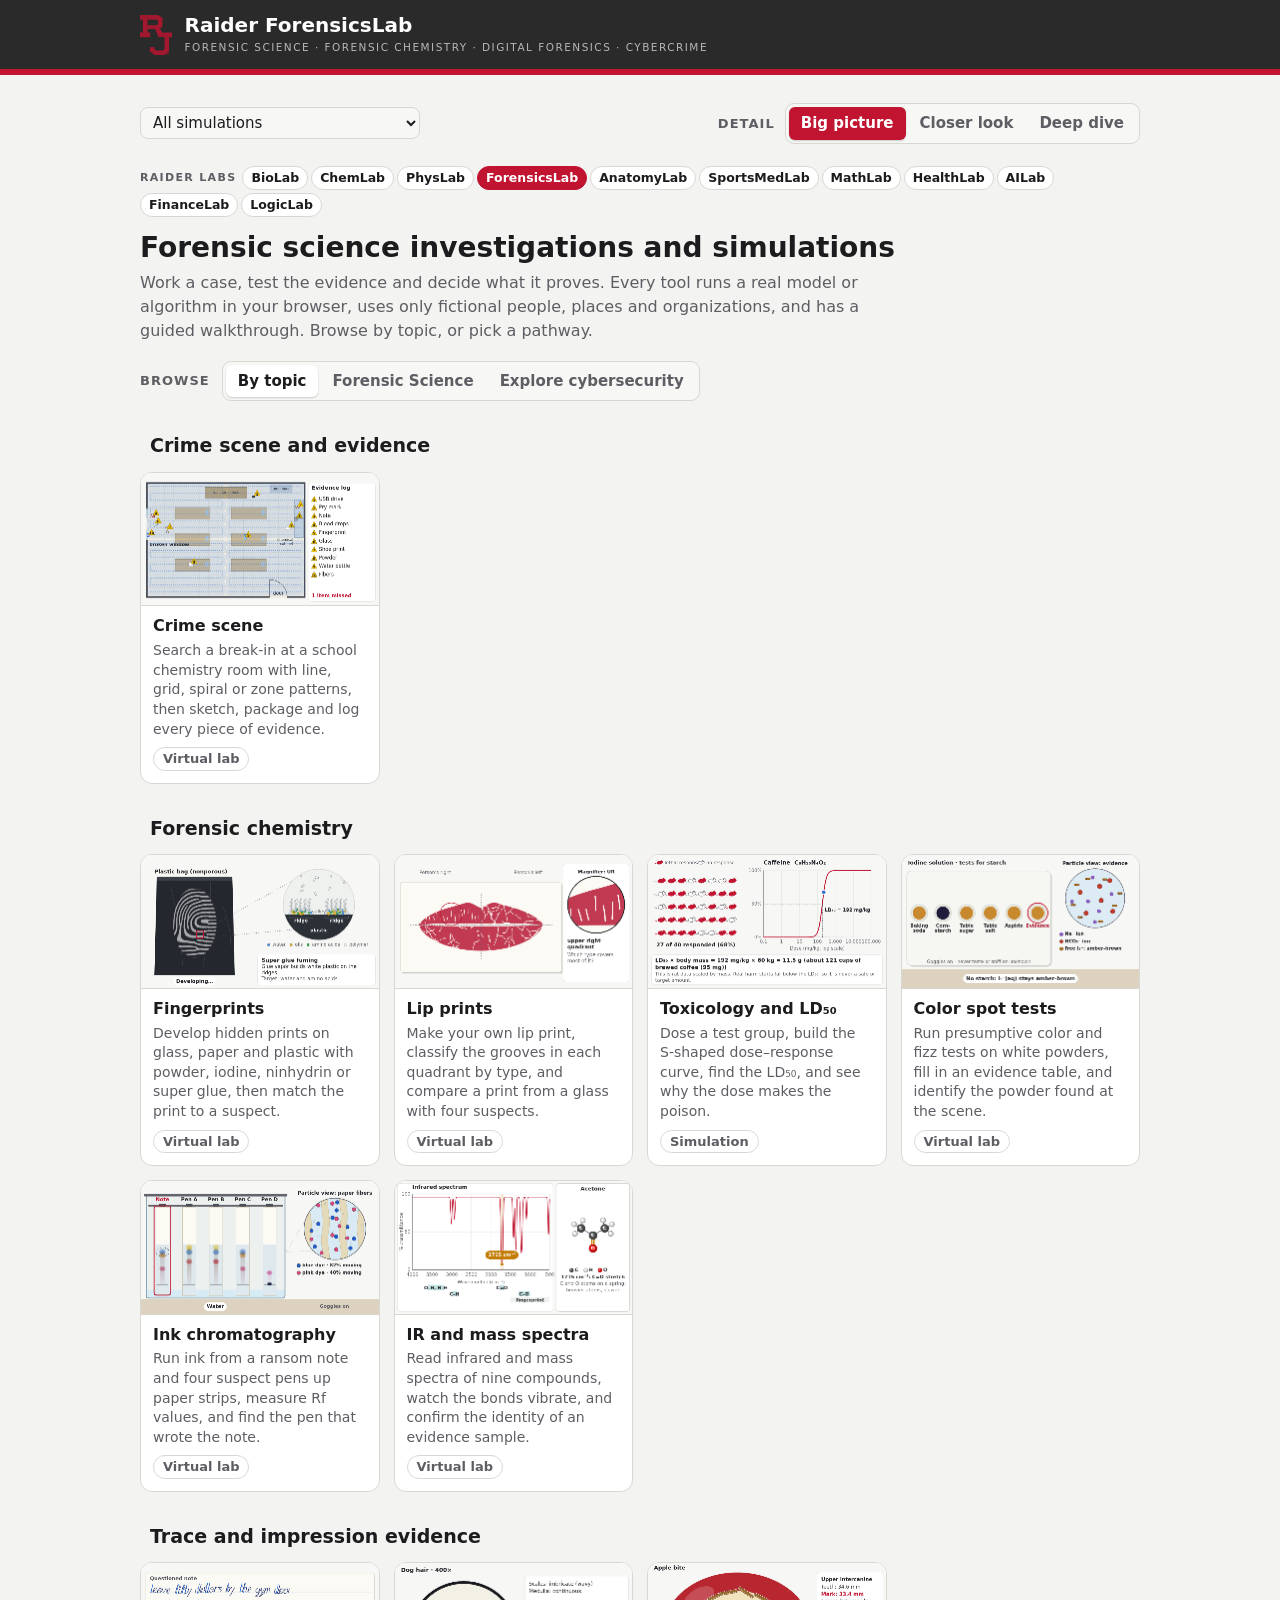
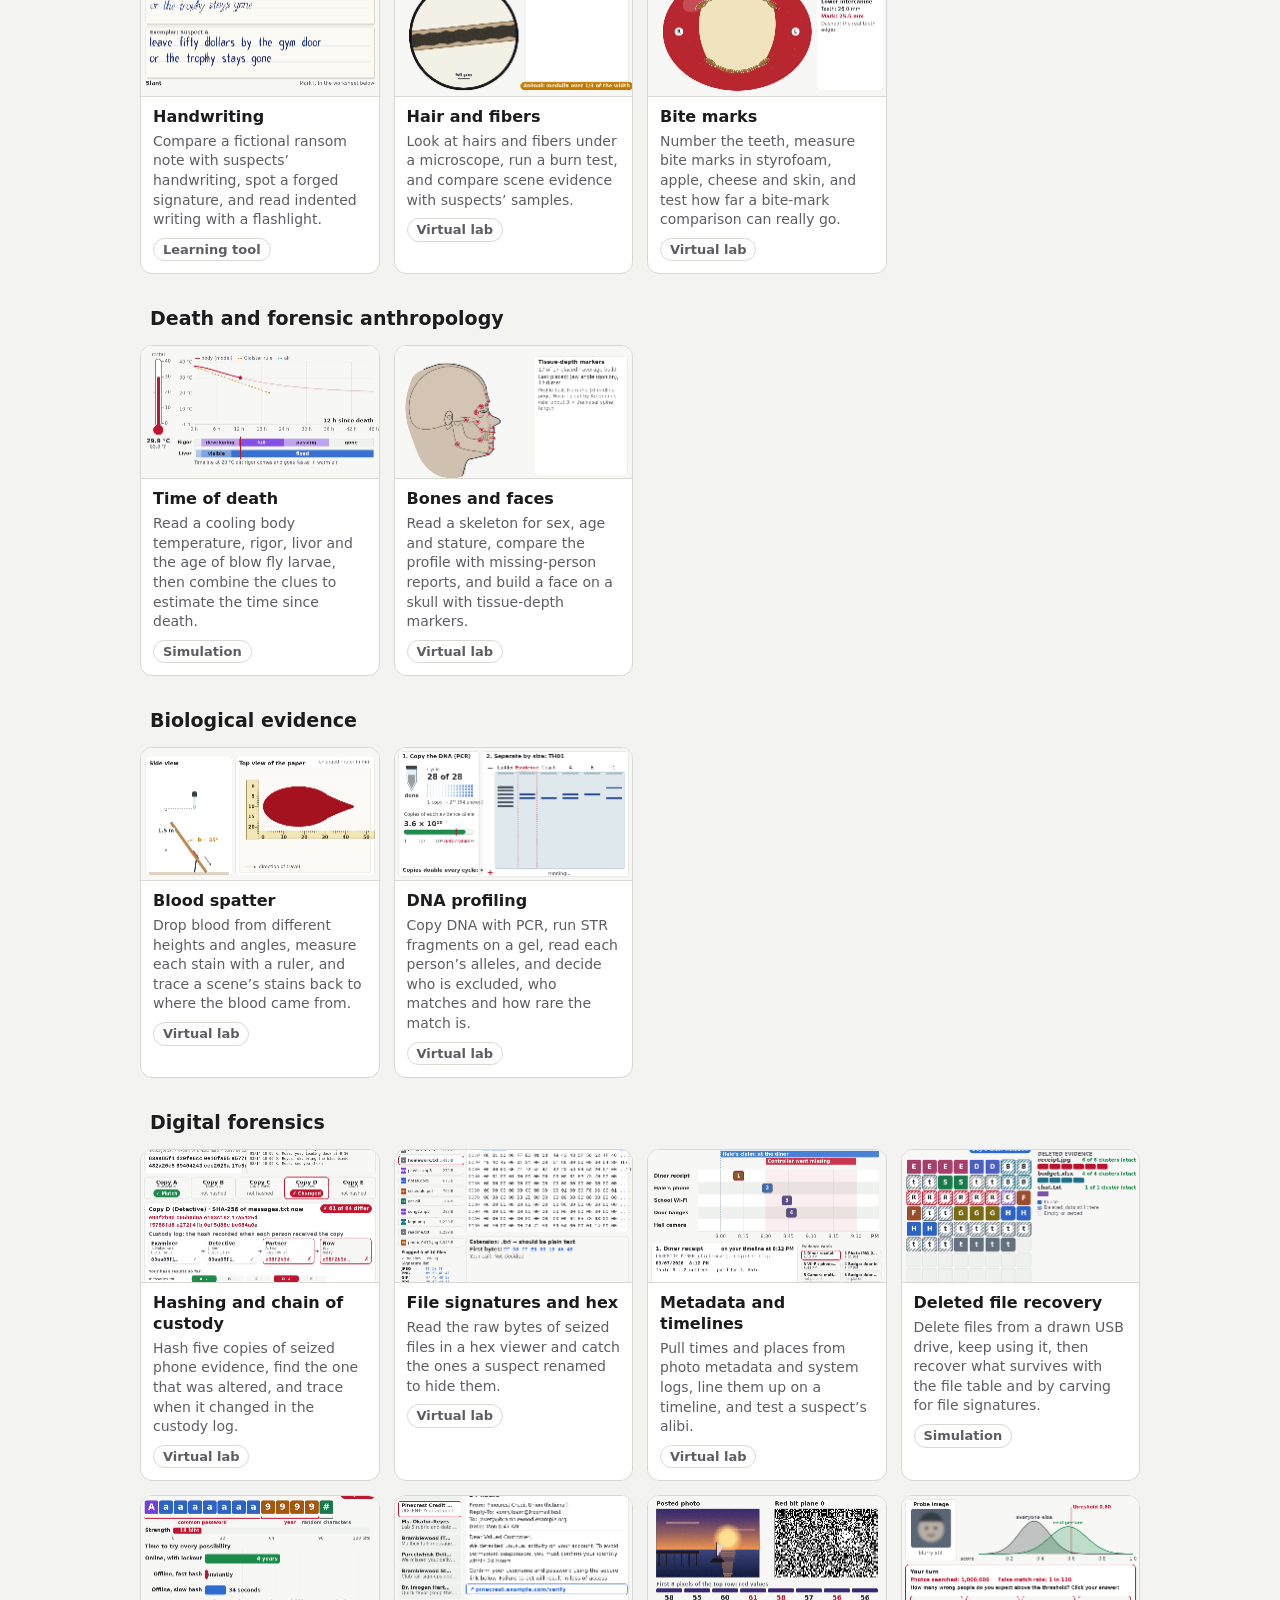
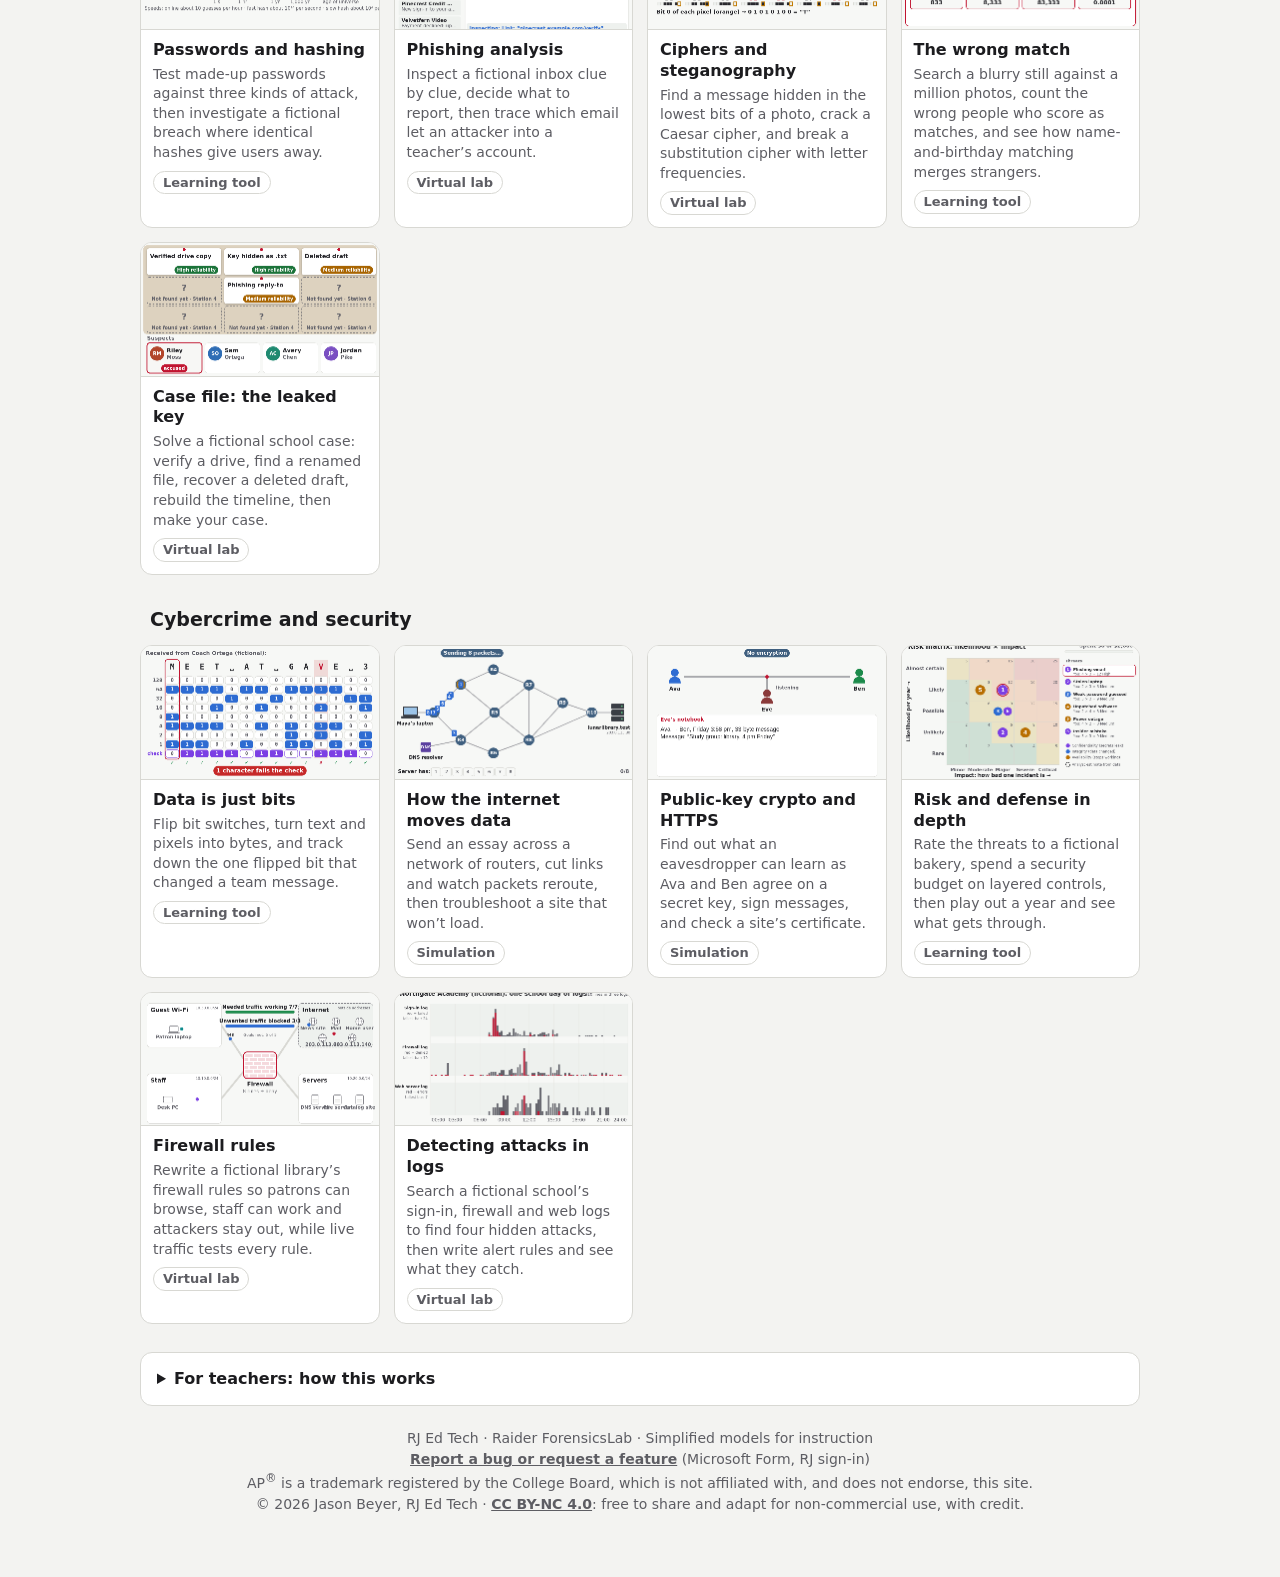
<file: index.html>
<!DOCTYPE html>
<html lang="en">
<head>
<meta charset="utf-8">
<meta name="viewport" content="width=device-width, initial-scale=1, viewport-fit=cover">
<title>Raider ForensicsLab</title>
<meta name="description" content="Interactive forensic science investigations: crime scenes, fingerprints, toxicology, blood spatter, DNA, digital forensics and cybercrime.">
<meta name="lab-name" content="Raider ForensicsLab">
<meta name="lab-key" content="rjforensicslab">
<meta name="claude:viewport-fit-sides" content="cover">
<link rel="icon" href="favicon.ico" sizes="any">
<link rel="icon" href="favicon.svg" type="image/svg+xml">
<link rel="apple-touch-icon" href="apple-touch-icon.png">
<link rel="stylesheet" href="biolab.css?v=202611240400">
</head>
<body>
<header class="rj-masthead">
  <div class="hl">
    <img class="rj-mark" src="[data-uri]" alt="RJ">
    <div>
      <h1>Raider ForensicsLab</h1>
      <p class="tagline">Forensic Science · Forensic chemistry · Digital forensics · Cybercrime</p>
    </div>
  </div>
</header>

<main class="wrap">
  <nav class="bar">
    <div class="nav-l"><a href="#home" class="back" id="back" hidden>← All simulations</a>
      <select id="jump" class="sel" aria-label="Go to a simulation"></select></div>
    <div class="lvl"><span class="lvl-l" id="lvl-l">Detail</span>
      <div class="seg" id="lvl" role="group" aria-labelledby="lvl-l">
        <button type="button" data-l="bio" title="The main idea, in everyday words">Big picture</button><button type="button" data-l="honors" title="The parts get their names, and you can change more things">Closer look</button><button type="button" data-l="ap" title="Everything, including the numbers and the math">Deep dive</button>
      </div>
    </div>
  </nav>

  <section id="home">
    <nav class="labs" aria-label="Raider Labs"><span class="labs-l">Raider Labs</span><a href="https://rjedtech.github.io/Raider-BioLab/" title="Biology">BioLab <small>Biology</small></a><a href="https://rjedtech.github.io/Raider-ChemLab/" title="Chemistry">ChemLab <small>Chemistry</small></a><a href="https://rjedtech.github.io/Raider-PhysLab/" title="Physics">PhysLab <small>Physics</small></a><a href="https://rjedtech.github.io/Raider-ForensicsLab/" aria-current="page" title="Forensic Science">ForensicsLab <small>Forensic Science</small></a><a href="https://rjedtech.github.io/Raider-AnatomyLab/" title="Anatomy &amp; Physiology">AnatomyLab <small>Anatomy &amp; Physiology</small></a><a href="https://rjedtech.github.io/Raider-SportsMedLab/" title="Sports Medicine">SportsMedLab <small>Sports Medicine</small></a><a href="https://rjedtech.github.io/Raider-MathLab/" title="Mathematics">MathLab <small>Mathematics</small></a><a href="https://rjedtech.github.io/Raider-HealthLab/" title="Health">HealthLab <small>Health</small></a><a href="https://rjedtech.github.io/Raider-AILab/" title="Artificial Intelligence">AILab <small>Artificial Intelligence</small></a><a href="https://rjedtech.github.io/Raider-FinanceLab/" title="Personal Finance">FinanceLab <small>Personal Finance</small></a><a href="https://rjedtech.github.io/Raider-LogicLab/" title="Logic &amp; Argument">LogicLab <small>Logic &amp; Argument</small></a></nav>
    <div class="home-head">
      <h2>Forensic science investigations and simulations</h2>
      <p class="lede">Work a case, test the evidence and decide what it proves. Every tool runs a real model or algorithm in your browser, uses only fictional people, places and organizations, and has a guided walkthrough. Browse by topic, or pick a pathway.</p>
    </div>
    <div class="browse-row"><span class="lvl-l" id="browse-l">Browse</span><div class="seg" id="browse" role="group" aria-labelledby="browse-l"></div></div>
    <div id="units"></div>
  </section>

  <div id="sims"></div>

  <details class="notes" id="notes">
    <summary>For teachers: how this works</summary>
    <p class="notes-guide" style="display:flex;flex-wrap:wrap;gap:8px;align-items:center;margin:2px 0 8px"><a class="btn primary" href="teacher-guide.html" style="text-decoration:none;color:#fff">Open the teacher guide</a><a class="btn" href="parts-of-a-tool.docx" download style="text-decoration:none;color:var(--fg)">Parts of a tool (Word)</a><a class="btn" href="student-guide-sheet.docx" download style="text-decoration:none;color:var(--fg)">Blank sheet for any tool (Word)</a><span>Labeled pictures, a plan and a blank student sheet for any tool. Teachers can get a sheet made for each simulation, with answer keys, from Ed Tech.</span></p>
    <div class="cols">
      <div>
        <h4>One site, three levels of detail</h4>
        <p>The Detail switch keeps the same model running underneath. It changes how much students see and control, and any student can choose any level:</p>
        <ul>
          <li><b>Big picture</b>: the main idea in everyday words: what investigators do, and why.</li>
          <li><b>Closer look</b>: the real terms and tools, with more to change and more challenges.</li>
          <li><b>Deep dive</b>: the actual chemistry, biology, bytes and math, plus claim–evidence–reasoning prompts.</li>
        </ul>
        <h4>Clinical, defensive and fictional by design</h4>
        <ul>
          <li><b>Walk me through it:</b> a guided, slowed-down tour that dims everything except the part being explained.</li>
          <li><b>Slow motion and Step:</b> speeds down to 0.1×, and Step moves forward a moment at a time while paused.</li>
          <li><b>Live caption:</b> explains what is happening right now, and why.</li>
          <li><b>Clinical and defensive:</b> diagrams and data, never graphic images; cyber tools show how investigators find evidence and how people protect themselves, never how to break into anything.</li>
          <li><b>Fictional:</b> every case, person, company, email and domain is invented.</li>
        </ul>
      </div>
      <div>
        <h4>Two ways in</h4>
        <ul>
          <li><b>Guided</b> (every tool opens here): the walkthrough one step at a time, then the predict-then-test questions one at a time.</li>
          <li><b>Want students straight in the simulation?</b> A plain link opens Guided. Under the tool, open <b>Embed this tool in Canvas</b>, set <b>Start in</b> to <b>Full lab</b>, and press <b>Copy link</b>. Students can also press <b>Skip to the full lab</b> at any step.</li>
          <li><b>A moment to look:</b> the first time a student meets a step, Next and the answer buttons wait 3 to 5 seconds while the model plays and the part being explained pulses. Steps already seen never wait. Presenting to the class? Open <a href="?pace=off">this link</a> once on your computer and the wait stays off there on every Raider Labs site (<a href="?pace=on">turn it back on</a>).</li>
          <li><b>Full lab</b>: every variable, the graph, the data table and an investigation.</li>
        </ul>
        <h4>Virtual labs: your labs, on a virtual bench</h4>
        <p>Some tools have a <b>Virtual lab</b> button that runs an RJ lab step by step. Students make the measurements themselves, record their own data, answer the questions, and save the finished lab as a PDF or Word file to turn in on Canvas. Use it for absent students, for pre-lab practice, or when materials are short.</p>
        <ul>
          <li><a href="#lipprints">Lip prints (cheiloscopy): classify and match an evidence print</a> (Forensic Science, fingerprinting unit)</li>
          <li><a href="#bitemarks">Bite marks: measure, overlay and compare suspects, with the science’s limits</a> (Forensic Science, odontology)</li>
        </ul>
        <h4>Review questions and unit paths</h4>
        <p>Some tools now have a <b>Review</b> mode: real-world and test-style questions with step-by-step solutions and a button that sets the problem up in the lab. In any course view, <b>Walk through this unit</b> opens the unit’s tools in order. It works well for absent students, and you can put it on a Canvas page.</p>
        <h4>Put a tool in Canvas</h4>
        <p>Open any tool and use <b>Embed this tool in Canvas</b> at the bottom. Choose where it starts, copy the code and paste it into a Canvas page.</p>
        <h4>A 15-minute lesson shape</h4>
        <ul>
          <li>Students start with the walkthrough, then answer the predict-then-test challenges before they see each result.</li>
          <li>Next, the Investigation box above each data table turns the simulation into a lab: change one variable, record trials, and plot them.</li>
          <li>Copy as CSV moves the data into Excel or Desmos for a write-up.</li>
        </ul>
        <h4>About the models</h4>
        <p>Hashes, ciphers, chemistry and geometry are computed for real in the page; crime scenes, networks and attacks are simplified models. Each simulation’s “About this model” section lists its assumptions.</p>
        <h4>Privacy</h4>
        <p>Everything runs in the browser. There are no logins, and no student data leaves the device. An anonymous page counter (no cookies, no names) records which tools are opened and whether the visit came through a school device.</p>
      </div>
    </div>
  </details>
  <p class="foot">RJ Ed Tech · Raider ForensicsLab · Simplified models for instruction<br><a href="https://forms.cloud.microsoft/Pages/ResponsePage.aspx?id=4SwuQZc-CEClZjjFdYLisQzihhIB-7hPp9L3AOSeJONUOVJaVTVMOE9YMFNSVVM3TUNOOFVQR1pYTi4u&amp;rc59cb41123d3497584d2ca10cb9e1c54=%22Raider%20ForensicsLab%22" target="_blank" rel="noopener">Report a bug or request a feature</a> (Microsoft Form, RJ sign-in)<br>AP<sup>®</sup> is a trademark registered by the College Board, which is not affiliated with, and does not endorse, this site.<br>© 2026 Jason Beyer, RJ Ed Tech · <a href="https://creativecommons.org/licenses/by-nc/4.0/" target="_blank" rel="license noopener">CC BY-NC 4.0</a>: free to share and adapt for non-commercial use, with credit.</p>
</main>

<script src="engine.js?v=202611240400"></script>
<script src="chemdata.js?v=202611071730"></script>
<!--SIMS-->
<script src="sims/crimescene.js?v=202611180000"></script>
<script src="sims/fingerprints.js?v=202611180000"></script>
<script src="sims/toxicology.js?v=202611180000"></script>
<script src="sims/spottest.js?v=202611180000"></script>
<script src="sims/timeofdeath.js?v=202611180000"></script>
<script src="sims/anthropology.js?v=202611180000"></script>
<script src="sims/handwriting.js?v=202611180000"></script>
<script src="sims/chromatography.js?v=202611182100"></script>
<script src="sims/hairfiber.js?v=202611182100"></script>
<script src="sims/spectroscopy.js?v=202611180000"></script>
<script src="sims/bloodspatter.js?v=202611180000"></script>
<script src="sims/dna.js?v=202611180000"></script>
<script src="sims/hashing.js?v=202611180000"></script>
<script src="sims/filesig.js?v=202611180000"></script>
<script src="sims/metadata.js?v=202611182300"></script>
<script src="sims/recovery.js?v=202611180000"></script>
<script src="sims/passwords.js?v=202611180000"></script>
<script src="sims/phishing.js?v=202611180000"></script>
<script src="sims/stego.js?v=202611180000"></script>
<script src="sims/facematch.js?v=202611180000"></script>
<script src="sims/casefile.js?v=202611182100"></script>
<script src="sims/binary.js?v=202611180000"></script>
<script src="sims/internet.js?v=202611180000"></script>
<script src="sims/pubkey.js?v=202611180000"></script>
<script src="sims/risk.js?v=202611180000"></script>
<script src="sims/firewall.js?v=202611071730"></script>
<script src="sims/logs.js?v=202611180000"></script>
<script src="courses.js?v=202611191800"></script>
<script src="sims/lipprints.js?v=202611180000"></script>
<script src="sims/bitemarks.js?v=202611182300"></script>
<script src="learn-graph-kit.js?v=202611190000"></script>
<script src="practical.js?v=202611071730"></script>
<script src="review.js?v=202611180200"></script>
<script src="myths.js?v=202611172300"></script>
<script src="learn-a.js?v=202611190000"></script>
<script src="learn-b.js?v=202611190000"></script>
<script src="learn-c.js?v=202611190000"></script>
<script src="borders.js?v=202611200500"></script>
<script>BioLab.start();</script>
<script src="student-help.js?v=202611240500"></script>
<!-- Anonymous page-view count (GoatCounter, rjedtech.goatcounter.com): no cookies, no personal data, no form contents.
     Each tool (#id) counts as its own page; anything after = or @ in the address is never sent.
     A visit through the school's Securly filter (?scrlybrkr in the address) adds ?sd = school device; nothing else about the visitor is sent. -->
<script>
window.goatcounter={no_onload:true};
(function(){var last=null,tries=0;
function route(){var h=(location.hash||'').slice(1).split(/[=@?&]/)[0].replace(/[^A-Za-z0-9_-]/g,'').slice(0,40);return location.pathname.replace(/index\.html$/,'')+(h?'#'+h:'')+(/scrlybrkr/.test(location.search)?'?sd':'');}
function go(){var p=route();if(p===last)return;var g=window.goatcounter;if(!g||typeof g.count!=='function'){if(tries++<40)setTimeout(go,250);return;}last=p;try{g.count({path:p});}catch(e){}}
window.addEventListener('hashchange',go);if(document.readyState==='complete')go();else window.addEventListener('load',go);})();
</script>
<script data-goatcounter="https://rjedtech.goatcounter.com/count" async src="//gc.zgo.at/count.js"></script>
</body>
</html>
</file>
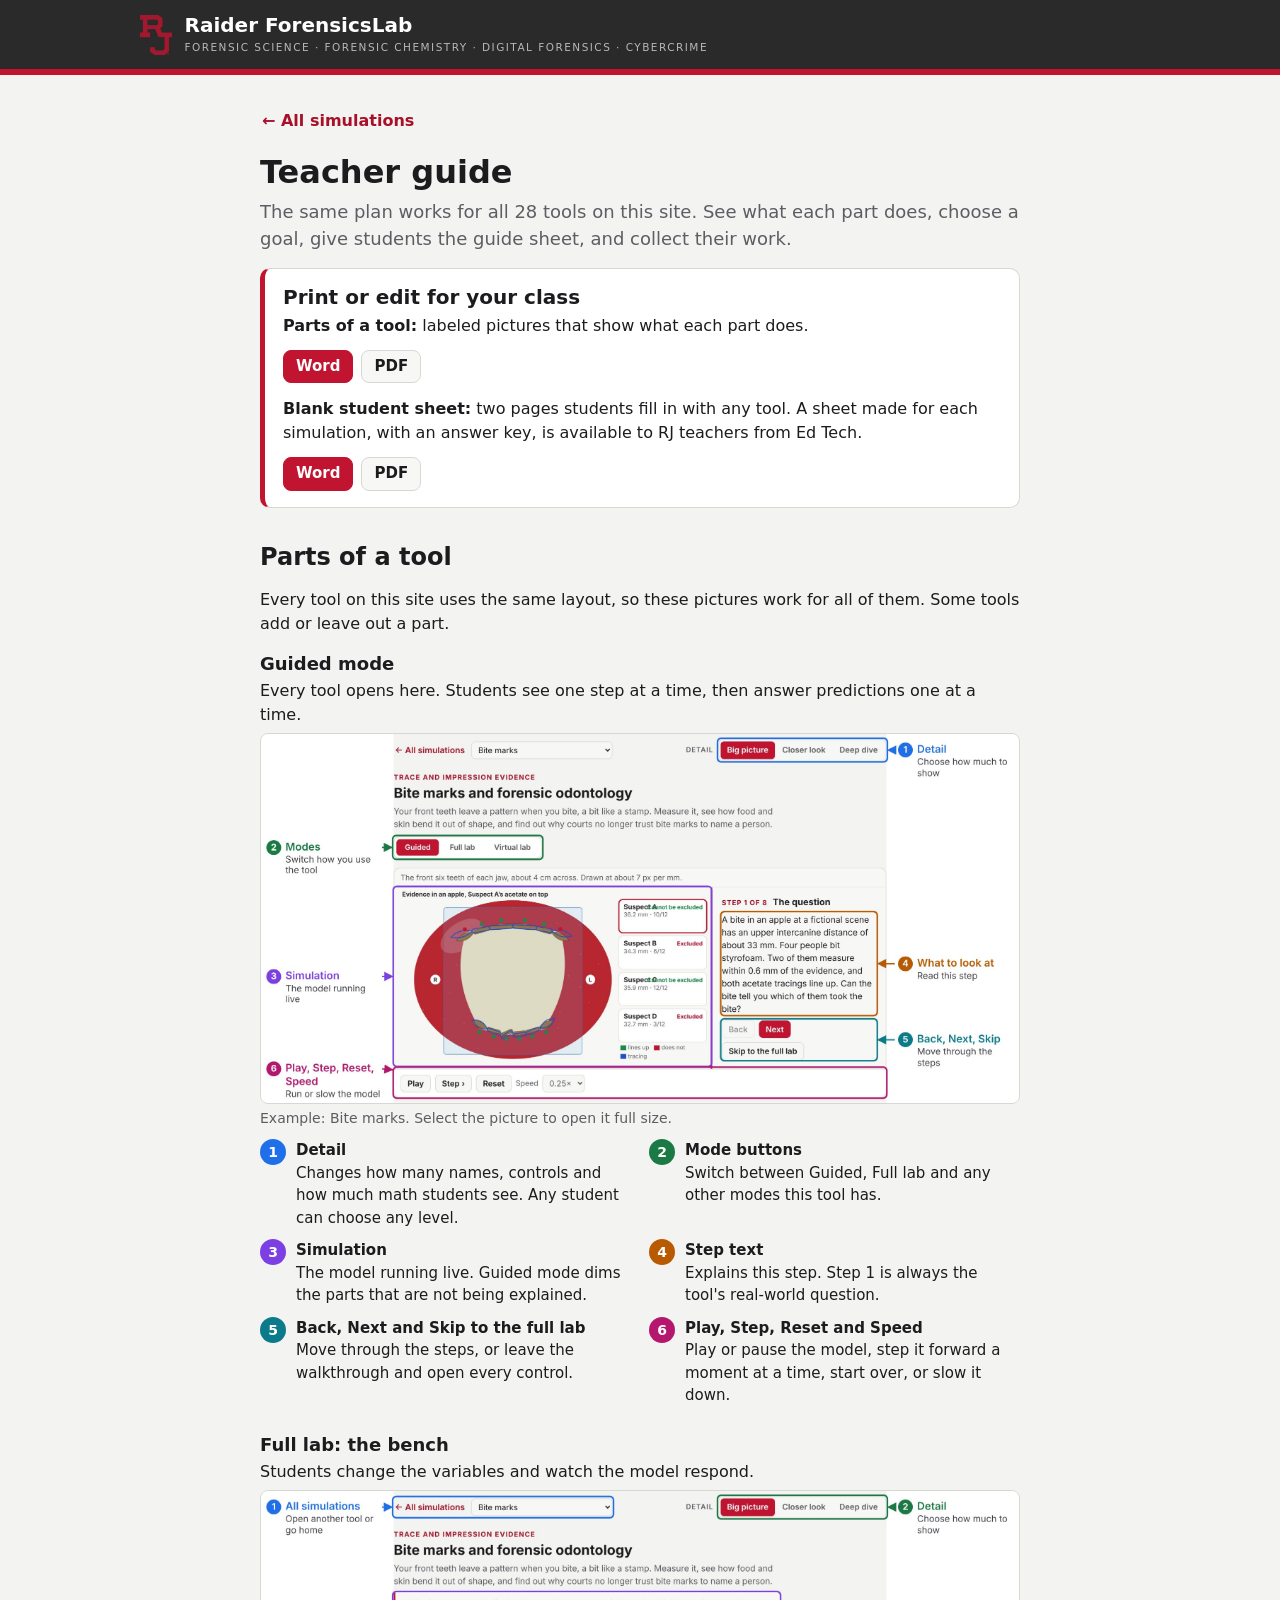
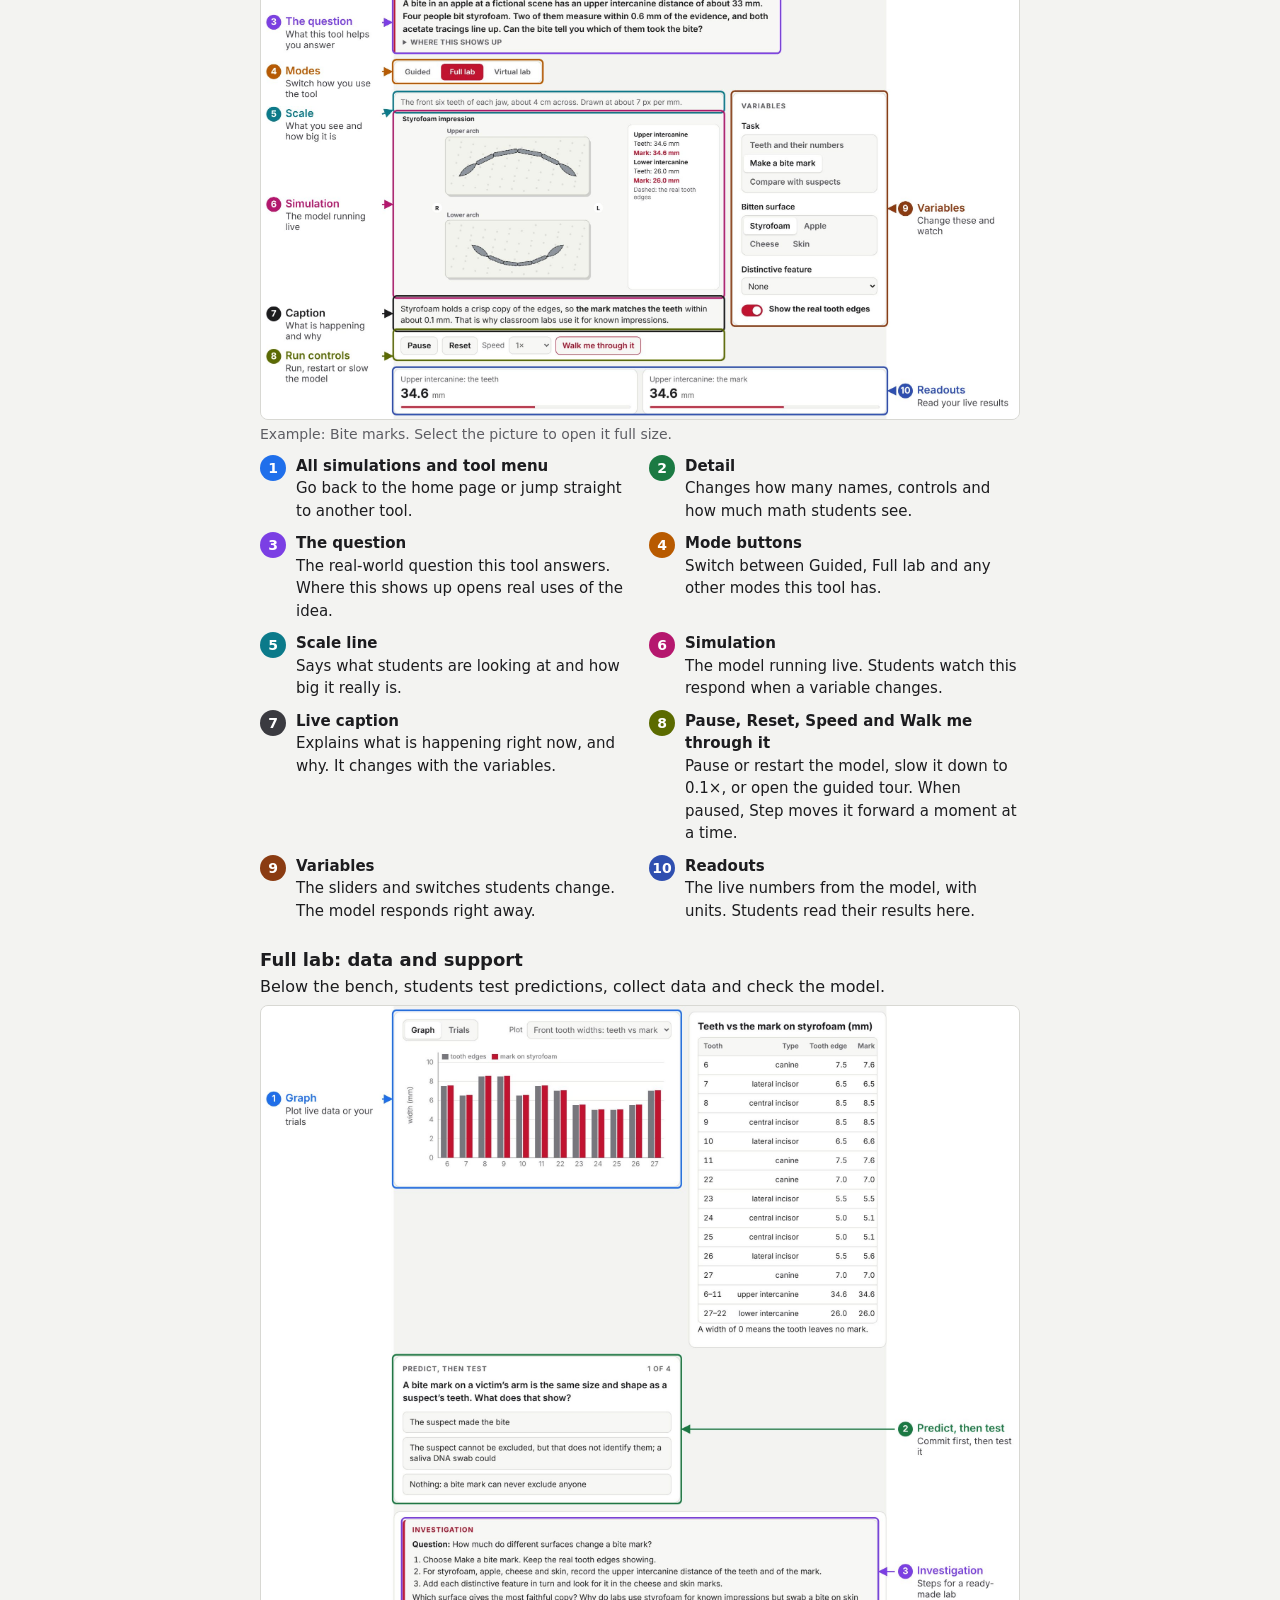
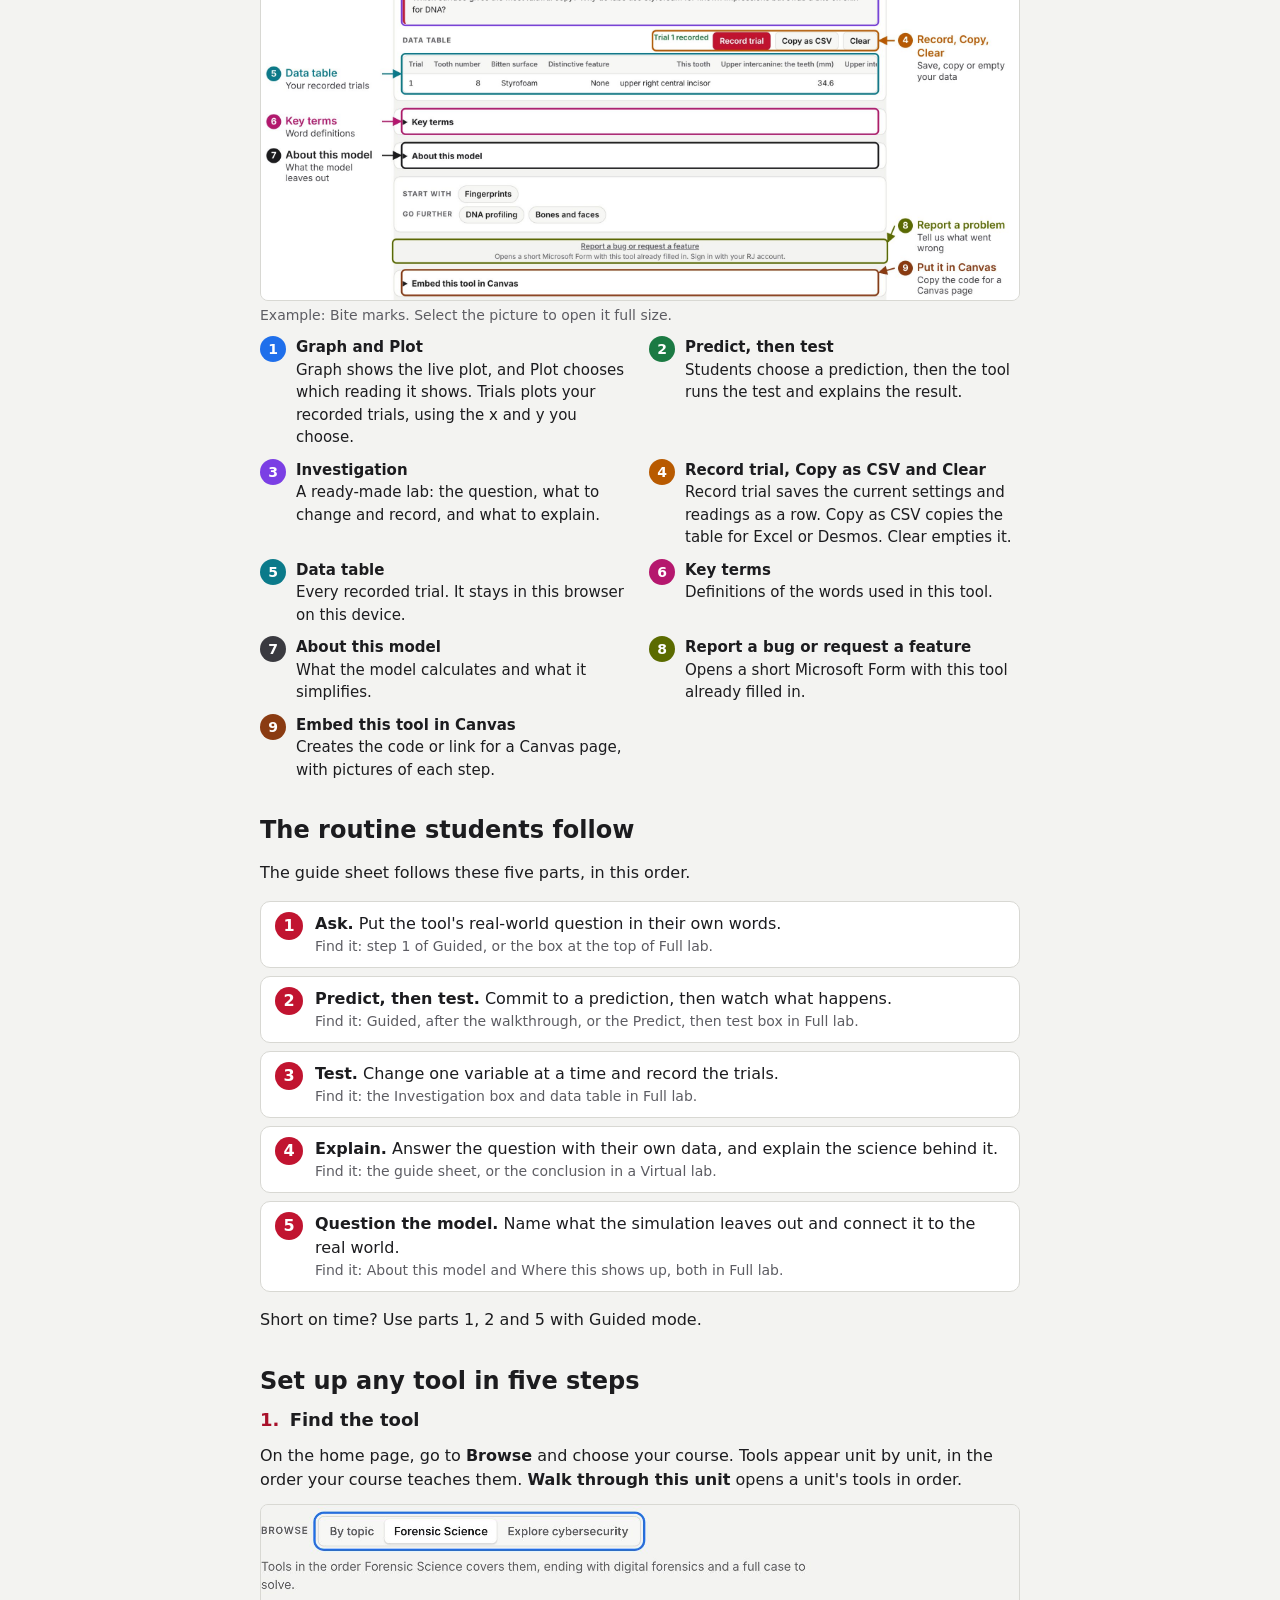
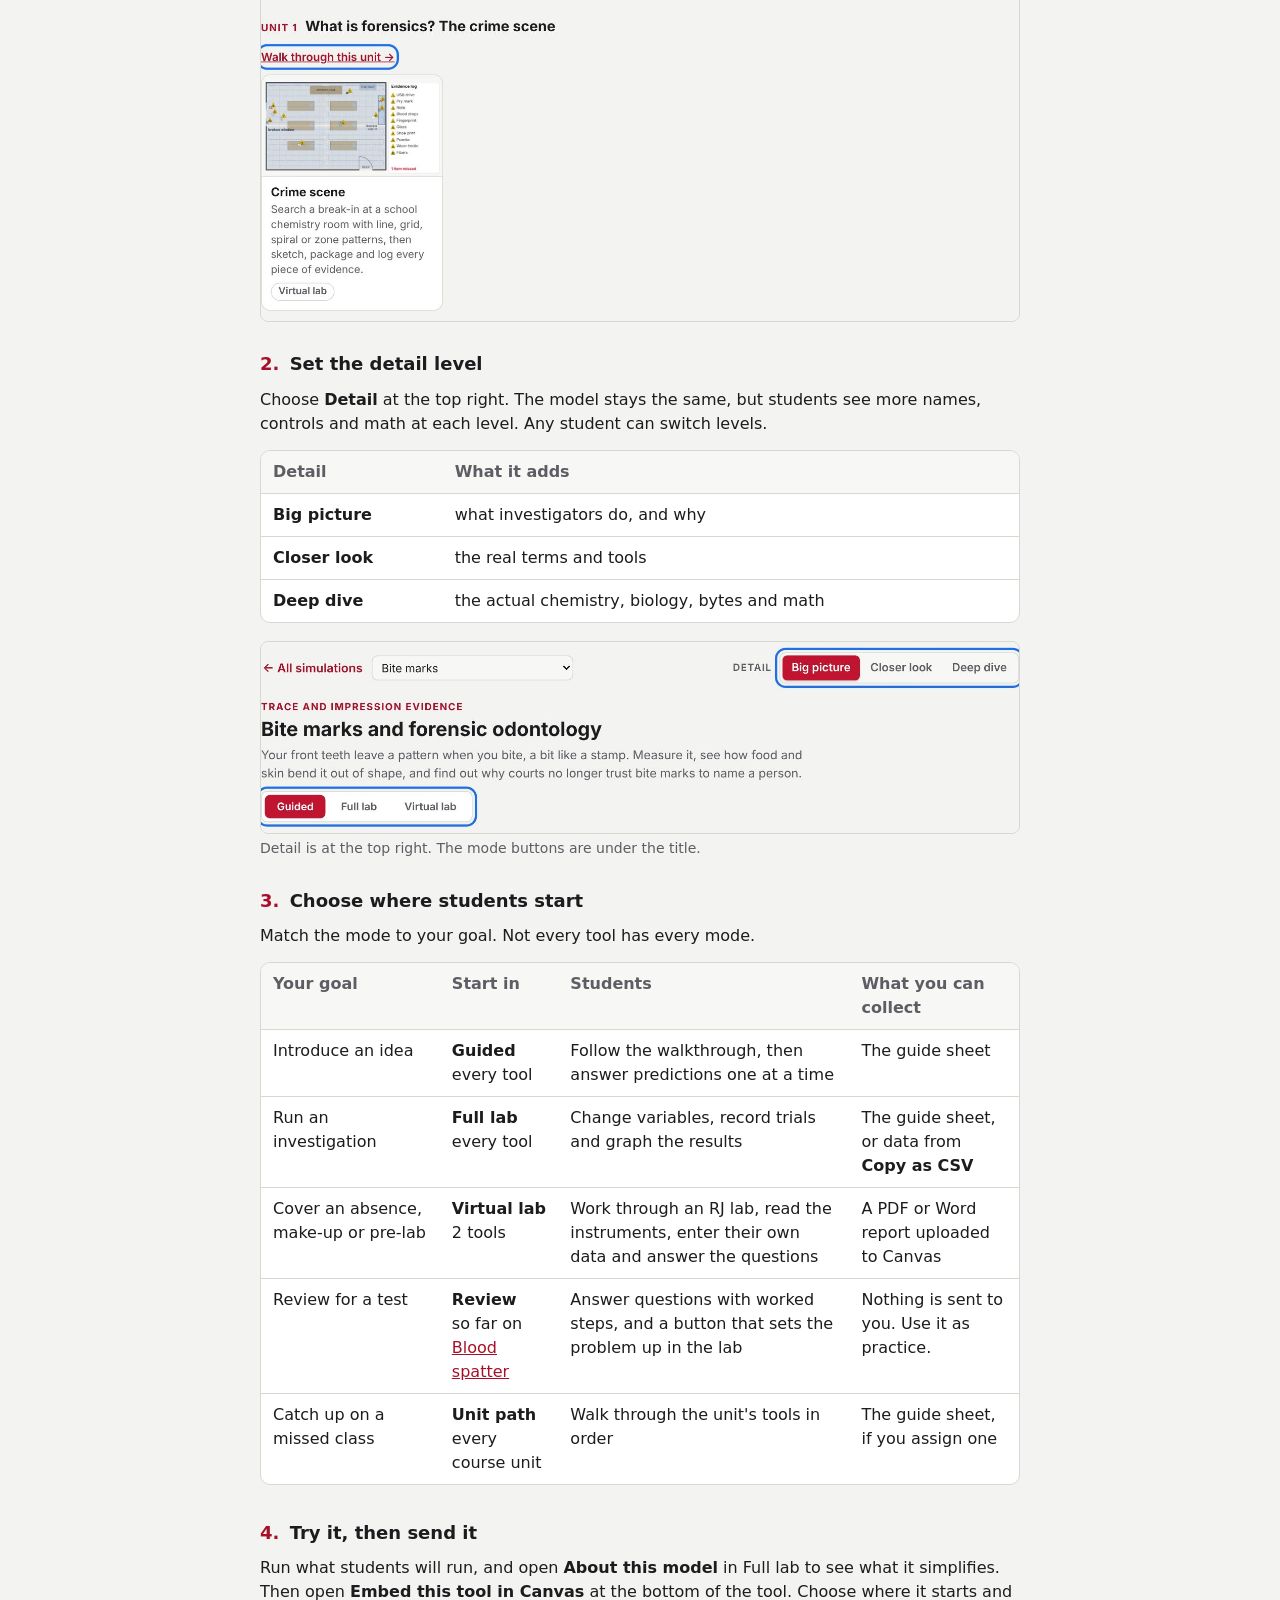
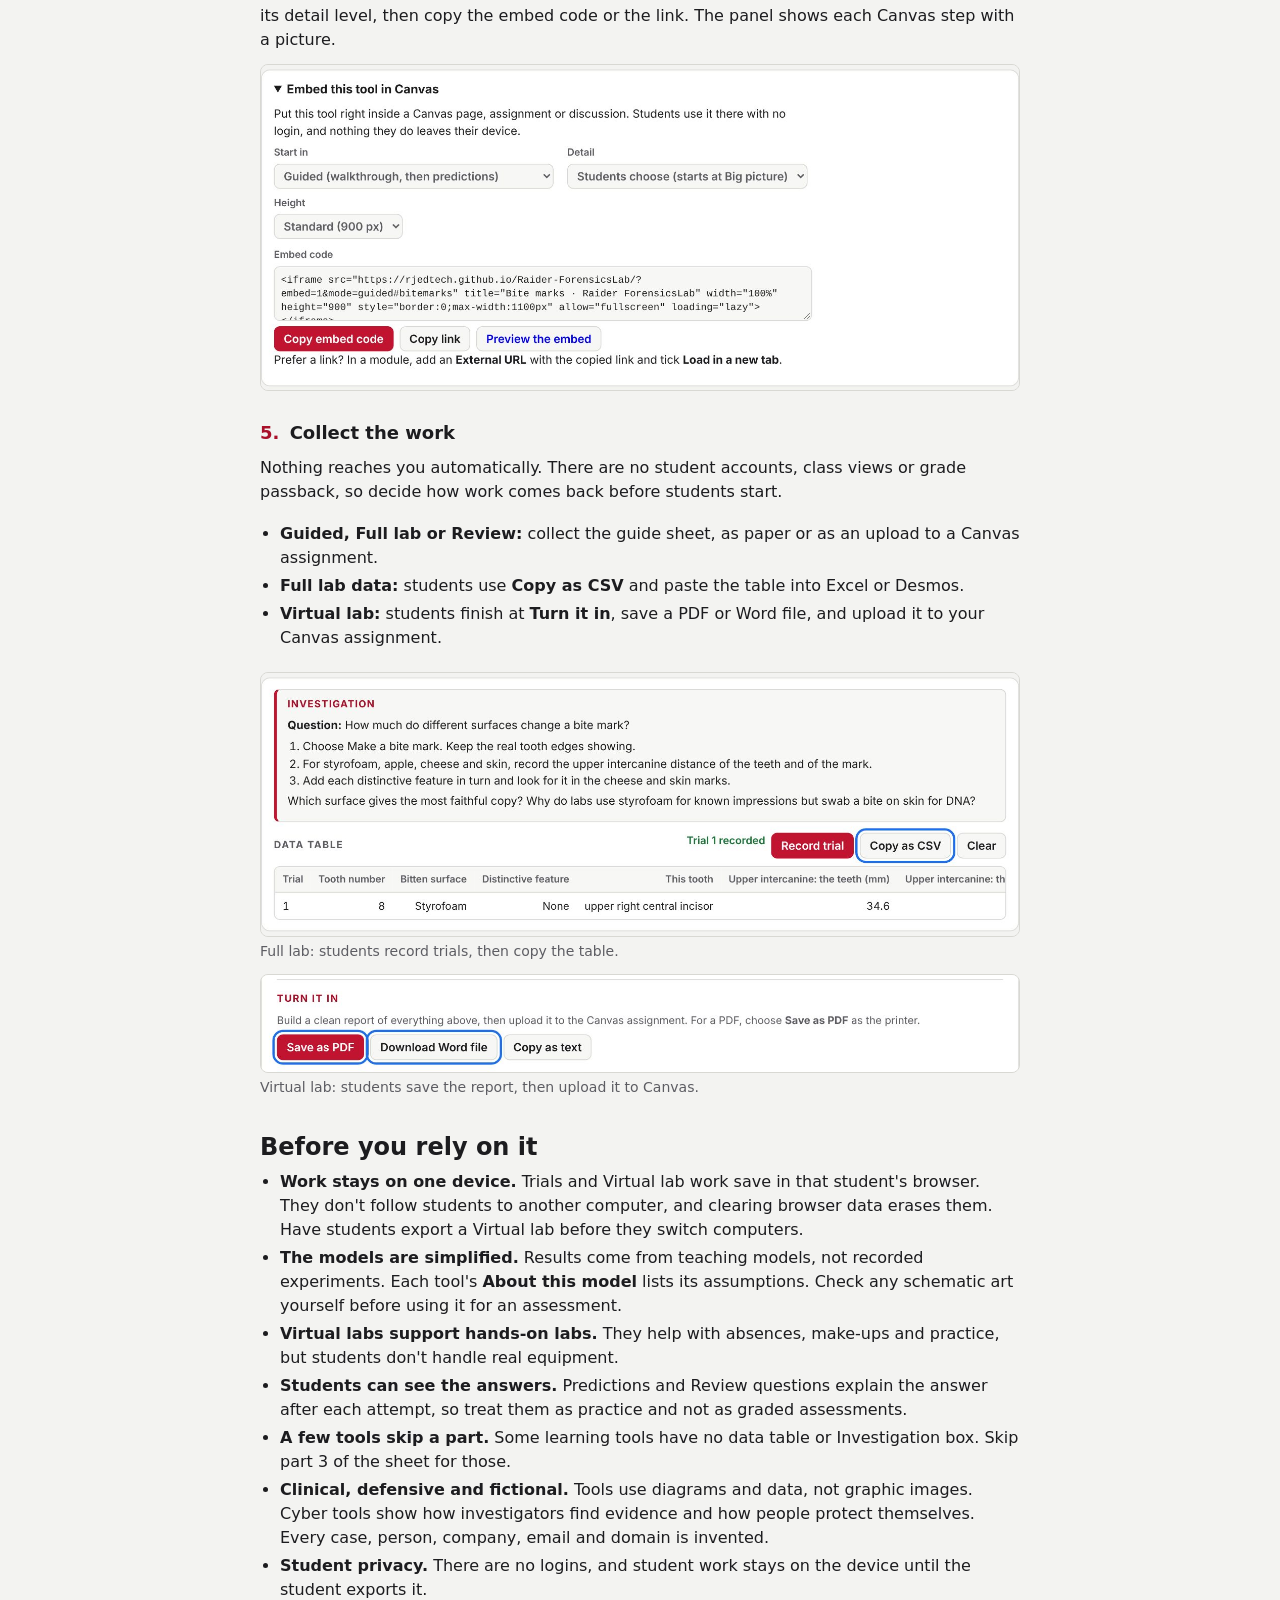
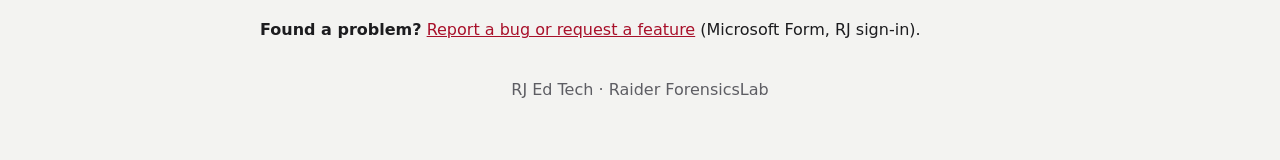
<file: teacher-guide.html>
<!DOCTYPE html>
<html lang="en">
<head>
<meta charset="utf-8">
<meta name="viewport" content="width=device-width, initial-scale=1, viewport-fit=cover">
<title>Teacher Guide · Raider ForensicsLab</title>
<meta name="description" content="How to use any Raider ForensicsLab tool in class, with a student guide sheet to download and edit.">
<link rel="icon" href="favicon.ico" sizes="any">
<link rel="icon" href="favicon.svg" type="image/svg+xml">
<link rel="stylesheet" href="biolab.css?v=202611171400">
<style>
.tg{max-width:760px;margin:0 auto}
.tg h2{font-size:24px;margin:34px 0 8px;line-height:1.25}
.tg h3{font-size:18px;margin:0 0 4px;line-height:1.3}
.tg p,.tg li,.tg td,.tg th{font-size:16px;line-height:1.5}
.tg .lede{font-size:18px;color:var(--muted);margin:6px 0 16px}
.tg .back{display:inline-block;margin:0 0 14px;font-weight:600}
.tg h1{font-size:32px;margin:0;line-height:1.2}
.tg ul{padding-left:20px;margin:6px 0}.tg li{margin:4px 0}
.tg-dl{background:var(--card);border:1px solid var(--line);border-left:5px solid var(--rj);border-radius:10px;padding:16px 18px}
.tg-dl h2{margin:0 0 4px;font-size:20px}.tg-dl p{margin:0 0 12px}
.tg-row{display:flex;flex-wrap:wrap;gap:8px}
.tg a.btn{display:inline-block;text-decoration:none;color:var(--fg)}.tg a.btn.primary{color:#fff}
.tg-loop{list-style:none;padding:0;margin:10px 0;counter-reset:s;display:grid;gap:8px}
.tg-loop li{counter-increment:s;background:var(--card);border:1px solid var(--line);border-radius:10px;padding:10px 14px 10px 54px;position:relative;margin:0}
.tg-loop li::before{content:counter(s);position:absolute;left:14px;top:10px;width:28px;height:28px;border-radius:50%;background:var(--rj);color:#fff;font-weight:700;text-align:center;line-height:28px}
.tg-loop small{display:block;color:var(--muted);font-size:14px}
.tg-step{display:grid;gap:8px;margin:0 0 26px;padding-top:4px}
.tg-step h3 span{color:var(--rj-ink);margin-right:4px}
.tg-step p{margin:0}
.tg figure{margin:4px 0 0}
.tg figure img{display:block;width:100%;height:auto;border:1px solid var(--line);border-radius:8px}
.tg figcaption{font-size:14px;color:var(--muted);margin-top:4px}
.tg-scroll{overflow-x:auto;margin:6px 0;border:1px solid var(--line);border-radius:10px;background:var(--card)}
.tg table{border-collapse:collapse;width:100%}
.tg th{text-align:left;background:var(--card2);font-weight:700}
.tg th,.tg td{white-space:normal;text-align:left;padding:9px 12px;border-bottom:1px solid var(--line);vertical-align:top}
.tg tr:last-child td{border-bottom:0}
.tg-part{margin:0 0 26px}.tg-part p{margin:0 0 6px}
.tg-key{list-style:none;padding:0;margin:10px 0 0;display:grid;grid-template-columns:repeat(auto-fit,minmax(300px,1fr));gap:10px 18px}
.tg-key li{display:flex;gap:10px;margin:0;font-size:15px}
.tg-n{flex:none;width:26px;height:26px;border-radius:50%;color:#fff;font-weight:700;font-size:14px;text-align:center;line-height:26px}
.tg-foot{margin:36px 0 10px;color:var(--muted);font-size:14px;text-align:center}
.tg a{color:var(--rj-ink)}
@media (max-width:640px){
.tg-modes thead{display:none}.tg-modes tr{display:block;padding:8px 0;border-bottom:1px solid var(--line)}.tg-modes tr:last-child{border-bottom:0}
.tg-modes td{display:block;border:0;padding:3px 12px}.tg-modes td::before{content:attr(data-l);display:block;font-size:13px;font-weight:700;color:var(--muted)}
}
@media print{.tg-dl .tg-row,.back{display:none}.tg-step,.tg-loop li,tr{break-inside:avoid}.tg figure img{max-height:3.4in;width:auto;max-width:100%}}
</style>
</head>
<body>
<header class="rj-masthead">
  <div class="hl">
    <img class="rj-mark" src="[data-uri]" alt="RJ">
    <div>
      <h1>Raider ForensicsLab</h1>
      <p class="tagline">Forensic Science · Forensic chemistry · Digital forensics · Cybercrime</p>
    </div>
  </div>
</header>
<main class="wrap"><div class="tg">
<a class="back" href="index.html">← All simulations</a>
<h1>Teacher guide</h1>
<p class="lede">The same plan works for all 28 tools on this site. See what each part does, choose a goal, give students the guide sheet, and collect their work.</p>

<section class="tg-dl">
<h2>Print or edit for your class</h2>
<p><b>Parts of a tool:</b> labeled pictures that show what each part does.</p>
<div class="tg-row" style="margin-bottom:14px"><a class="btn primary" href="parts-of-a-tool.docx" download>Word</a><a class="btn" href="parts-of-a-tool.pdf" target="_blank" rel="noopener">PDF</a></div>
<p><b>Blank student sheet:</b> two pages students fill in with any tool. A sheet made for each simulation, with an answer key, is available to RJ teachers from Ed Tech.</p>
<div class="tg-row"><a class="btn primary" href="student-guide-sheet.docx" download>Word</a><a class="btn" href="student-guide-sheet.pdf" target="_blank" rel="noopener">PDF</a></div>
</section>

<h2>Parts of a tool</h2>
<p>Every tool on this site uses the same layout, so these pictures work for all of them. Some tools add or leave out a part.</p>
<div class="tg-part"><h3>Guided mode</h3><p>Every tool opens here. Students see one step at a time, then answer predictions one at a time.</p><figure><a href="img/guide-parts-guided.jpg" target="_blank" rel="noopener"><img src="img/guide-parts-guided.jpg" alt="Guided mode, with numbered arrows pointing at each part described below." loading="lazy"></a><figcaption>Example: Bite marks. Select the picture to open it full size.</figcaption></figure><ol class="tg-key"><li><span class="tg-n" style="background:#1f6feb">1</span><div><b>Detail</b><br>Changes how many names, controls and how much math students see. Any student can choose any level.</div></li><li><span class="tg-n" style="background:#1b7a43">2</span><div><b>Mode buttons</b><br>Switch between Guided, Full lab and any other modes this tool has.</div></li><li><span class="tg-n" style="background:#7b3fe4">3</span><div><b>Simulation</b><br>The model running live. Guided mode dims the parts that are not being explained.</div></li><li><span class="tg-n" style="background:#b85a00">4</span><div><b>Step text</b><br>Explains this step. Step 1 is always the tool&#x27;s real-world question.</div></li><li><span class="tg-n" style="background:#0b7a8a">5</span><div><b>Back, Next and Skip to the full lab</b><br>Move through the steps, or leave the walkthrough and open every control.</div></li><li><span class="tg-n" style="background:#b5176e">6</span><div><b>Play, Step, Reset and Speed</b><br>Play or pause the model, step it forward a moment at a time, start over, or slow it down.</div></li></ol></div><div class="tg-part"><h3>Full lab: the bench</h3><p>Students change the variables and watch the model respond.</p><figure><a href="img/guide-parts-labtop.jpg" target="_blank" rel="noopener"><img src="img/guide-parts-labtop.jpg" alt="Full lab: the bench, with numbered arrows pointing at each part described below." loading="lazy"></a><figcaption>Example: Bite marks. Select the picture to open it full size.</figcaption></figure><ol class="tg-key"><li><span class="tg-n" style="background:#1f6feb">1</span><div><b>All simulations and tool menu</b><br>Go back to the home page or jump straight to another tool.</div></li><li><span class="tg-n" style="background:#1b7a43">2</span><div><b>Detail</b><br>Changes how many names, controls and how much math students see.</div></li><li><span class="tg-n" style="background:#7b3fe4">3</span><div><b>The question</b><br>The real-world question this tool answers. Where this shows up opens real uses of the idea.</div></li><li><span class="tg-n" style="background:#b85a00">4</span><div><b>Mode buttons</b><br>Switch between Guided, Full lab and any other modes this tool has.</div></li><li><span class="tg-n" style="background:#0b7a8a">5</span><div><b>Scale line</b><br>Says what students are looking at and how big it really is.</div></li><li><span class="tg-n" style="background:#b5176e">6</span><div><b>Simulation</b><br>The model running live. Students watch this respond when a variable changes.</div></li><li><span class="tg-n" style="background:#3a3a40">7</span><div><b>Live caption</b><br>Explains what is happening right now, and why. It changes with the variables.</div></li><li><span class="tg-n" style="background:#5b6b00">8</span><div><b>Pause, Reset, Speed and Walk me through it</b><br>Pause or restart the model, slow it down to 0.1×, or open the guided tour. When paused, Step moves it forward a moment at a time.</div></li><li><span class="tg-n" style="background:#8a3b12">9</span><div><b>Variables</b><br>The sliders and switches students change. The model responds right away.</div></li><li><span class="tg-n" style="background:#2f4fb0">10</span><div><b>Readouts</b><br>The live numbers from the model, with units. Students read their results here.</div></li></ol></div><div class="tg-part"><h3>Full lab: data and support</h3><p>Below the bench, students test predictions, collect data and check the model.</p><figure><a href="img/guide-parts-labbottom.jpg" target="_blank" rel="noopener"><img src="img/guide-parts-labbottom.jpg" alt="Full lab: data and support, with numbered arrows pointing at each part described below." loading="lazy"></a><figcaption>Example: Bite marks. Select the picture to open it full size.</figcaption></figure><ol class="tg-key"><li><span class="tg-n" style="background:#1f6feb">1</span><div><b>Graph and Plot</b><br>Graph shows the live plot, and Plot chooses which reading it shows. Trials plots your recorded trials, using the x and y you choose.</div></li><li><span class="tg-n" style="background:#1b7a43">2</span><div><b>Predict, then test</b><br>Students choose a prediction, then the tool runs the test and explains the result.</div></li><li><span class="tg-n" style="background:#7b3fe4">3</span><div><b>Investigation</b><br>A ready-made lab: the question, what to change and record, and what to explain.</div></li><li><span class="tg-n" style="background:#b85a00">4</span><div><b>Record trial, Copy as CSV and Clear</b><br>Record trial saves the current settings and readings as a row. Copy as CSV copies the table for Excel or Desmos. Clear empties it.</div></li><li><span class="tg-n" style="background:#0b7a8a">5</span><div><b>Data table</b><br>Every recorded trial. It stays in this browser on this device.</div></li><li><span class="tg-n" style="background:#b5176e">6</span><div><b>Key terms</b><br>Definitions of the words used in this tool.</div></li><li><span class="tg-n" style="background:#3a3a40">7</span><div><b>About this model</b><br>What the model calculates and what it simplifies.</div></li><li><span class="tg-n" style="background:#5b6b00">8</span><div><b>Report a bug or request a feature</b><br>Opens a short Microsoft Form with this tool already filled in.</div></li><li><span class="tg-n" style="background:#8a3b12">9</span><div><b>Embed this tool in Canvas</b><br>Creates the code or link for a Canvas page, with pictures of each step.</div></li></ol></div>

<h2>The routine students follow</h2>
<p>The guide sheet follows these five parts, in this order.</p>
<ol class="tg-loop">
<li><b>Ask.</b> Put the tool's real-world question in their own words.<small>Find it: step 1 of Guided, or the box at the top of Full lab.</small></li>
<li><b>Predict, then test.</b> Commit to a prediction, then watch what happens.<small>Find it: Guided, after the walkthrough, or the Predict, then test box in Full lab.</small></li>
<li><b>Test.</b> Change one variable at a time and record the trials.<small>Find it: the Investigation box and data table in Full lab.</small></li>
<li><b>Explain.</b> Answer the question with their own data, and explain the science behind it.<small>Find it: the guide sheet, or the conclusion in a Virtual lab.</small></li>
<li><b>Question the model.</b> Name what the simulation leaves out and connect it to the real world.<small>Find it: About this model and Where this shows up, both in Full lab.</small></li>
</ol>
<p>Short on time? Use parts 1, 2 and 5 with Guided mode.</p>

<h2>Set up any tool in five steps</h2>

<div class="tg-step"><h3><span>1.</span> Find the tool</h3>
<p>On the home page, go to <b>Browse</b> and choose your course. Tools appear unit by unit, in the order your course teaches them. <b>Walk through this unit</b> opens a unit's tools in order.</p>
<figure><a href="img/guide-browse.jpg" target="_blank" rel="noopener"><img src="img/guide-browse.jpg" alt="The Browse switch set to Forensic Science, with Walk through this unit outlined above the first unit&#x27;s tools." loading="lazy"></a></figure></div>

<div class="tg-step"><h3><span>2.</span> Set the detail level</h3>
<p>Choose <b>Detail</b> at the top right. The model stays the same, but students see more names, controls and math at each level. Any student can switch levels.</p>
<div class="tg-scroll"><table><thead><tr><th>Detail</th><th>What it adds</th></tr></thead><tbody><tr><td><b>Big picture</b></td><td>what investigators do, and why</td></tr><tr><td><b>Closer look</b></td><td>the real terms and tools</td></tr><tr><td><b>Deep dive</b></td><td>the actual chemistry, biology, bytes and math</td></tr></tbody></table></div>
<figure><a href="img/guide-setup.jpg" target="_blank" rel="noopener"><img src="img/guide-setup.jpg" alt="The Bite marks tool with the Detail switch and the mode buttons outlined." loading="lazy"></a><figcaption>Detail is at the top right. The mode buttons are under the title.</figcaption></figure></div>

<div class="tg-step"><h3><span>3.</span> Choose where students start</h3>
<p>Match the mode to your goal. Not every tool has every mode.</p>
<div class="tg-scroll"><table class="tg-modes"><thead><tr><th>Your goal</th><th>Start in</th><th>Students</th><th>What you can collect</th></tr></thead><tbody>
<tr><td data-l="Your goal">Introduce an idea</td><td data-l="Start in"><b>Guided</b><br>every tool</td><td data-l="Students">Follow the walkthrough, then answer predictions one at a time</td><td data-l="What you can collect">The guide sheet</td></tr>
<tr><td data-l="Your goal">Run an investigation</td><td data-l="Start in"><b>Full lab</b><br>every tool</td><td data-l="Students">Change variables, record trials and graph the results</td><td data-l="What you can collect">The guide sheet, or data from <b>Copy as CSV</b></td></tr>
<tr><td data-l="Your goal">Cover an absence, make-up or pre-lab</td><td data-l="Start in"><b>Virtual lab</b><br>2 tools</td><td data-l="Students">Work through an RJ lab, read the instruments, enter their own data and answer the questions</td><td data-l="What you can collect">A PDF or Word report uploaded to Canvas</td></tr>
<tr><td data-l="Your goal">Review for a test</td><td data-l="Start in"><b>Review</b><br>so far on <a href="index.html#bloodspatter">Blood spatter</a></td><td data-l="Students">Answer questions with worked steps, and a button that sets the problem up in the lab</td><td data-l="What you can collect">Nothing is sent to you. Use it as practice.</td></tr>
<tr><td data-l="Your goal">Catch up on a missed class</td><td data-l="Start in"><b>Unit path</b><br>every course unit</td><td data-l="Students">Walk through the unit's tools in order</td><td data-l="What you can collect">The guide sheet, if you assign one</td></tr>

</tbody></table></div>
</div>

<div class="tg-step"><h3><span>4.</span> Try it, then send it</h3>
<p>Run what students will run, and open <b>About this model</b> in Full lab to see what it simplifies. Then open <b>Embed this tool in Canvas</b> at the bottom of the tool. Choose where it starts and its detail level, then copy the embed code or the link. The panel shows each Canvas step with a picture.</p>
<figure><a href="img/guide-embed.jpg" target="_blank" rel="noopener"><img src="img/guide-embed.jpg" alt="The Embed this tool in Canvas panel, with Start in, Detail and Height menus, the embed code, and copy buttons." loading="lazy"></a></figure></div>

<div class="tg-step"><h3><span>5.</span> Collect the work</h3>
<p>Nothing reaches you automatically. There are no student accounts, class views or grade passback, so decide how work comes back before students start.</p>
<ul>
<li><b>Guided, Full lab or Review:</b> collect the guide sheet, as paper or as an upload to a Canvas assignment.</li>
<li><b>Full lab data:</b> students use <b>Copy as CSV</b> and paste the table into Excel or Desmos.</li>
<li><b>Virtual lab:</b> students finish at <b>Turn it in</b>, save a PDF or Word file, and upload it to your Canvas assignment.</li>
</ul>
<figure><a href="img/guide-lab.jpg" target="_blank" rel="noopener"><img src="img/guide-lab.jpg" alt="The Investigation box and data table in Full lab, with Copy as CSV outlined." loading="lazy"></a><figcaption>Full lab: students record trials, then copy the table.</figcaption></figure>
<figure><a href="img/guide-turnin.jpg" target="_blank" rel="noopener"><img src="img/guide-turnin.jpg" alt="The Turn it in section of a Virtual lab, with Save as PDF and Download Word file outlined." loading="lazy"></a><figcaption>Virtual lab: students save the report, then upload it to Canvas.</figcaption></figure></div>

<h2>Before you rely on it</h2>
<ul>
<li><b>Work stays on one device.</b> Trials and Virtual lab work save in that student's browser. They don't follow students to another computer, and clearing browser data erases them. Have students export a Virtual lab before they switch computers.</li>
<li><b>The models are simplified.</b> Results come from teaching models, not recorded experiments. Each tool's <b>About this model</b> lists its assumptions. Check any schematic art yourself before using it for an assessment.</li>
<li><b>Virtual labs support hands-on labs.</b> They help with absences, make-ups and practice, but students don't handle real equipment.</li>
<li><b>Students can see the answers.</b> Predictions and Review questions explain the answer after each attempt, so treat them as practice and not as graded assessments.</li>
<li><b>A few tools skip a part.</b> Some learning tools have no data table or Investigation box. Skip part 3 of the sheet for those.</li>
<li><b>Clinical, defensive and fictional.</b> Tools use diagrams and data, not graphic images. Cyber tools show how investigators find evidence and how people protect themselves. Every case, person, company, email and domain is invented.</li>
<li><b>Student privacy.</b> There are no logins, and student work stays on the device until the student exports it.</li>
</ul>
<p><b>Found a problem?</b> <a href="https://forms.cloud.microsoft/Pages/ResponsePage.aspx?id=4SwuQZc-CEClZjjFdYLisQzihhIB-7hPp9L3AOSeJONUOVJaVTVMOE9YMFNSVVM3TUNOOFVQR1pYTi4u&amp;rc59cb41123d3497584d2ca10cb9e1c54=%22Raider%20ForensicsLab%22" target="_blank" rel="noopener">Report a bug or request a feature</a> (Microsoft Form, RJ sign-in).</p>
<p class="tg-foot">RJ Ed Tech · Raider ForensicsLab</p>
</div></main>
<!-- Anonymous page-view count (GoatCounter, rjedtech.goatcounter.com): no cookies, no personal data, no form contents.
     Each tool (#id) counts as its own page; anything after = or @ in the address is never sent.
     A visit through the school's Securly filter (?scrlybrkr in the address) adds ?sd = school device; nothing else about the visitor is sent. -->
<script>
window.goatcounter={no_onload:true};
(function(){var last=null,tries=0;
function route(){var h=(location.hash||'').slice(1).split(/[=@?&]/)[0].replace(/[^A-Za-z0-9_-]/g,'').slice(0,40);return location.pathname.replace(/index\.html$/,'')+(h?'#'+h:'')+(/scrlybrkr/.test(location.search)?'?sd':'');}
function go(){var p=route();if(p===last)return;var g=window.goatcounter;if(!g||typeof g.count!=='function'){if(tries++<40)setTimeout(go,250);return;}last=p;try{g.count({path:p});}catch(e){}}
window.addEventListener('hashchange',go);if(document.readyState==='complete')go();else window.addEventListener('load',go);})();
</script>
<script data-goatcounter="https://rjedtech.goatcounter.com/count" async src="//gc.zgo.at/count.js"></script>
</body>
</html>
</file>
<file: biolab.css>
/*RJMASTHEAD*/
/* RJ Ed Tech masthead (suite standard, matches Raider Observation Console):
   charcoal band + 6px Raider-red rule, full browser width; contents stay
   aligned with the page column. Same in light and dark. */
html{overflow-x:clip}
.rj-masthead{position:relative;isolation:isolate;display:flex;align-items:center;justify-content:space-between;gap:14px;flex-wrap:wrap;
  padding-top:14px!important;padding-bottom:14px!important;margin-top:0!important;margin-bottom:34px!important;
  border:0!important;background:none!important;color:#fff;color-scheme:dark}
.rj-masthead{box-sizing:border-box;width:100vw;max-width:none!important;margin-left:calc(50% - 50vw)!important;margin-right:calc(50% - 50vw)!important;
  padding-left:max(20px,calc((100vw - 1000px)/2))!important;padding-right:max(20px,calc((100vw - 1000px)/2))!important}
.rj-masthead::before{content:"";position:absolute;z-index:-1;top:-64px;bottom:-6px;left:calc(50% - 50vw);right:calc(50% - 50vw);
  background:#2a2a2a;border-bottom:6px solid #C11430}
.rj-masthead>.head-row{flex:1;align-items:center}
body:not(.fs) .rj-masthead .hl,body:not(.fs) .rj-masthead .header-left,body:not(.fs) .rj-masthead .title-lock{display:flex!important;flex-direction:row!important;flex-wrap:nowrap!important;align-items:center!important;gap:13px!important;min-width:0}
.rj-masthead .rj-mark{height:40px;width:auto;display:block;flex-shrink:0}
.rj-masthead .brand,.rj-masthead h1{color:#fff!important;-webkit-text-fill-color:#fff!important;background:none!important;
  font-size:20px!important;font-weight:700!important;line-height:1.15!important;letter-spacing:0!important;margin:0!important}
.rj-masthead .accent{color:inherit!important;-webkit-text-fill-color:inherit!important}
.rj-masthead .tagline,.rj-masthead .subtitle,.rj-masthead .rjm-sub{color:#b8b8b8!important;font-size:10.5px!important;font-weight:400!important;
  letter-spacing:.14em!important;text-transform:uppercase;margin:3px 0 0!important;line-height:1.45!important}
.rj-masthead .last-checked{color:#b8b8b8!important}
.rj-masthead a{color:#f2f2f2!important}
body:not(.fs) .rj-masthead button,body:not(.fs) .rj-masthead select{background:rgba(255,255,255,.08)!important;color:#f2f2f2!important;
  border:1px solid rgba(255,255,255,.22)!important}
body:not(.fs) .rj-masthead select option{background:#2a2a2a;color:#f2f2f2}
.rj-masthead .hdr-txt{flex:1;min-width:0}
.rj-masthead .hdr-txt .sub{color:#b8b8b8!important;font-size:10.5px!important;font-weight:400!important;letter-spacing:.14em!important;text-transform:uppercase;margin:3px 0 0!important;line-height:1.45!important}
.rj-masthead label{color:#d8d8d8!important}
.rj-masthead input{background:rgba(255,255,255,.08)!important;color:#f2f2f2!important;border:1px solid rgba(255,255,255,.22)!important}
.rj-masthead input::placeholder{color:#9a9a9a}
.rj-masthead .lang-globe{color:#f2f2f2}
body.fs .rj-masthead{color-scheme:normal;margin-bottom:0!important}
body.fs .rj-masthead::before{display:none}
@media(max-width:600px){.rj-masthead .brand,.rj-masthead h1{font-size:17px!important}.rj-masthead>label{flex-basis:100%}}
@media print{.rj-masthead::before{display:none}.rj-masthead,.rj-masthead .brand,.rj-masthead h1{color:#000!important;-webkit-text-fill-color:#000!important}}
/*/RJMASTHEAD*/

/* Layout: one 1000px lab-bench column — stage + control drawer, then
   instruments (readouts, graph, prediction), then the lab notebook (trials). */
:root{
  --bg:#f3f3f1; --card:#ffffff; --card2:#f7f7f5; --fg:#1c1c1f; --muted:#5d5d63; --line:#d8d8d3;
  --rj:#C11430; --rj-ink:#a8102a; --focus:#1f6feb; --good:#1b7339; --bad:#b3261e;
  --warn:#c27a00; --warn-ink:#6e4300; --warn-bg:#fff4dc;
  --font:"Segoe UI",system-ui,-apple-system,Roboto,"Helvetica Neue",Arial,sans-serif;
  /* drawing palette for the simulations */
  --cv-ims:#fcefe4; --cv-matrix:#e8f1f8; --cv-head:#dca23a; --cv-tail:#eadbb2; --cv-ink:#26262b; --cv-soft:#62626a;
  --cv-h:#d22d68; --cv-e:#f2b705; --cv-estroke:#7a5a00; --cv-atp:#1b7339; --cv-dnp:#7b3fe4;
  --cv-sol:#e9f3f9; --cv-enz:#3a8a55; --cv-enzd:#7c9a84; --cv-sub:#2d6bd2; --cv-prod:#df741a; --cv-inc:#d32f2f; --cv-inn:#7b3fe4;
  --cv-water:#d6ebf4; --cv-glass:#8aa6b4; --cv-leaf:#2b8237; --cv-leaf2:#58ad48; --cv-bubble:#ffffff; --cv-bstroke:#6f97ab;
  --cv-bench:#ddd2bf; --cv-lamp:#3a3e45; --cv-ruler:#efe6cf;
  --cv-bg:#f7f8f6; --cv-bg2:#eef1ee; --s1:#C11430; --s2:#2d6bd2; --s3:#1b8a4a; --s4:#c27a00; --s5:#7b3fe4; --s6:#0f8b8d;
  --g-line:#C11430; --g-fill:rgba(193,20,48,.10); --g-grid:#e7e7e2; --g-axis:#77777d; --g-dot:#2d6bd2;
}
@media (prefers-color-scheme: dark){:root:not([data-theme="light"]){
  --bg:#15161a; --card:#1d1f24; --card2:#24272d; --fg:#ececef; --muted:#a2a2aa; --line:#353840;
  --rj-ink:#ed516a; --focus:#6ea8ff; --good:#5cc27f; --bad:#f2827a;
  --warn:#f2b24c; --warn-ink:#f7cd86; --warn-bg:#33281a;
  --cv-ims:#2a221c; --cv-matrix:#17212a; --cv-head:#b78a35; --cv-tail:#4d4535; --cv-ink:#ececef; --cv-soft:#a2a2aa;
  --cv-h:#ff6b9a; --cv-e:#ffd23f; --cv-estroke:#3a2c00; --cv-atp:#62d08a; --cv-dnp:#a77dff;
  --cv-sol:#14212a; --cv-enz:#46a868; --cv-enzd:#5b6f61; --cv-sub:#5c9bff; --cv-prod:#ff9a45; --cv-inc:#ff5d5d; --cv-inn:#a77dff;
  --cv-water:#132d3a; --cv-glass:#6a8796; --cv-leaf:#3a9c46; --cv-leaf2:#73c562; --cv-bubble:#e6f6ff; --cv-bstroke:#9cc4d8;
  --cv-bench:#3a342b; --cv-lamp:#9ca2aa; --cv-ruler:#2e2a22;
  --cv-bg:#191b20; --cv-bg2:#20242a; --s1:#ed516a; --s2:#5c9bff; --s3:#5cc27f; --s4:#f2b24c; --s5:#a77dff; --s6:#4cc9c0;
  --g-line:#ed516a; --g-fill:rgba(237,81,106,.14); --g-grid:#2b2e35; --g-axis:#8f8f97; --g-dot:#5c9bff;
  color-scheme:dark}}
:root[data-theme="dark"]{
  --bg:#15161a; --card:#1d1f24; --card2:#24272d; --fg:#ececef; --muted:#a2a2aa; --line:#353840;
  --rj-ink:#ed516a; --focus:#6ea8ff; --good:#5cc27f; --bad:#f2827a;
  --warn:#f2b24c; --warn-ink:#f7cd86; --warn-bg:#33281a;
  --cv-ims:#2a221c; --cv-matrix:#17212a; --cv-head:#b78a35; --cv-tail:#4d4535; --cv-ink:#ececef; --cv-soft:#a2a2aa;
  --cv-h:#ff6b9a; --cv-e:#ffd23f; --cv-estroke:#3a2c00; --cv-atp:#62d08a; --cv-dnp:#a77dff;
  --cv-sol:#14212a; --cv-enz:#46a868; --cv-enzd:#5b6f61; --cv-sub:#5c9bff; --cv-prod:#ff9a45; --cv-inc:#ff5d5d; --cv-inn:#a77dff;
  --cv-water:#132d3a; --cv-glass:#6a8796; --cv-leaf:#3a9c46; --cv-leaf2:#73c562; --cv-bubble:#e6f6ff; --cv-bstroke:#9cc4d8;
  --cv-bench:#3a342b; --cv-lamp:#9ca2aa; --cv-ruler:#2e2a22;
  --cv-bg:#191b20; --cv-bg2:#20242a; --s1:#ed516a; --s2:#5c9bff; --s3:#5cc27f; --s4:#f2b24c; --s5:#a77dff; --s6:#4cc9c0;
  --g-line:#ed516a; --g-fill:rgba(237,81,106,.14); --g-grid:#2b2e35; --g-axis:#8f8f97; --g-dot:#5c9bff;
  color-scheme:dark}

*{box-sizing:border-box}
[hidden]{display:none!important}
html{color-scheme:light}
body{margin:0}
img{max-width:100%}
body{background:var(--bg);color:var(--fg);font:16px/1.5 var(--font);
  padding-left:max(16px,env(safe-area-inset-left,0px));padding-right:max(16px,env(safe-area-inset-right,0px));padding-block:0 48px}
.wrap{max-width:1000px;margin:0 auto}
h2,h3{text-wrap:balance}
button,select,input{font:inherit;color:inherit}
:focus-visible{outline:2px solid var(--focus);outline-offset:2px}

.bar{display:flex;flex-wrap:wrap;gap:12px 20px;justify-content:space-between;align-items:center;margin-bottom:22px}
.tabs{display:flex;flex-wrap:wrap;gap:4px}
.tab{border:1px solid transparent;background:none;color:var(--muted);font-weight:600;font-size:16px;padding:8px 14px;border-radius:8px;cursor:pointer}
.tab:hover{color:var(--fg);background:var(--card2)}
.tab[aria-selected="true"]{color:var(--fg);background:var(--card);border-color:var(--line);box-shadow:inset 0 -3px 0 var(--rj)}
.lvl{display:flex;align-items:center;gap:10px}
.lvl-l{font-size:13px;font-weight:600;letter-spacing:.08em;text-transform:uppercase;color:var(--muted)}
.seg{display:inline-flex;border:1px solid var(--line);border-radius:9px;background:var(--card2);padding:3px;gap:2px;flex-wrap:wrap}
.seg button{border:0;background:none;padding:5px 12px;border-radius:6px;font-size:15px;font-weight:600;color:var(--muted);cursor:pointer}
.seg button:hover{color:var(--fg)}
.seg button[aria-checked="true"],.seg button[aria-pressed="true"]{background:var(--card);color:var(--fg);box-shadow:0 1px 2px rgba(0,0,0,.18)}
.lvl .seg button[aria-pressed="true"]{background:var(--rj);color:#fff}

.sim-head h2{font-size:26px;line-height:1.2;margin:0 0 6px}
.lede{color:var(--muted);margin:0;max-width:72ch}
.lede-lv{display:block;margin-top:.45em;padding-left:.7em;border-left:3px solid var(--rj,#c8102e)}
.lede-lv b{color:var(--fg,inherit)}
.bench{display:grid;grid-template-columns:minmax(0,1fr) 290px;gap:16px;margin-top:18px;align-items:start}
.stage{background:var(--card);border:1px solid var(--line);border-radius:12px;overflow:hidden;min-width:0}
.stage canvas{display:block;width:100%;aspect-ratio:16/9;max-width:100%}
.transport{display:flex;flex-wrap:wrap;gap:8px;align-items:center;padding:10px 12px;border-top:1px solid var(--line)}
.clock{margin-left:auto;font-variant-numeric:tabular-nums;color:var(--muted);font-size:15px}
.btn{border:1px solid var(--line);background:var(--card2);padding:6px 12px;border-radius:8px;font-size:15px;font-weight:600;cursor:pointer;line-height:1.3}
.btn:hover{border-color:var(--muted)}
.btn.primary{background:var(--rj);border-color:var(--rj);color:#fff}
.btn.primary:hover{filter:brightness(1.08)}
.btn select{border:0;background:none}
select.sel{border:1px solid var(--line);background:var(--card2);border-radius:8px;padding:5px 8px;font-size:15px;max-width:100%}

.controls{background:var(--card);border:1px solid var(--line);border-radius:12px;padding:16px;display:flex;flex-direction:column;gap:16px}
.controls h3{margin:0;font-size:13px;letter-spacing:.1em;text-transform:uppercase;color:var(--muted)}
.ctl-top{display:flex;justify-content:space-between;gap:8px;align-items:baseline;margin-bottom:4px}
.ctl-top label,.ctl-top .lbl{font-weight:600;font-size:15px}
.ctl output{font-variant-numeric:tabular-nums;font-weight:600;font-size:15px;color:var(--rj-ink)}
.ctl input[type=range]{width:100%;accent-color:var(--rj);margin:0}
.ctl .help{font-size:14px;color:var(--muted);margin:2px 0 0}
.switch{display:flex;gap:12px;align-items:flex-start;cursor:pointer}
.switch input{position:absolute;opacity:0;width:1px;height:1px}
.track{flex:0 0 auto;width:40px;height:22px;border-radius:11px;background:var(--line);position:relative;transition:background .15s;margin-top:2px}
.track::after{content:"";position:absolute;top:3px;left:3px;width:16px;height:16px;border-radius:50%;background:#fff;box-shadow:0 1px 2px rgba(0,0,0,.3);transition:transform .15s}
.switch input:checked+.track{background:var(--rj)}
.switch input:checked+.track::after{transform:translateX(18px)}
.switch input:focus-visible+.track{outline:2px solid var(--focus);outline-offset:2px}
.tl{display:flex;flex-direction:column;line-height:1.3}
.tl b{font-size:15px}
.tl small{font-size:14px;color:var(--muted)}

.readouts{display:grid;grid-template-columns:repeat(auto-fit,minmax(138px,1fr));gap:10px;margin-top:16px}
.tile{background:var(--card);border:1px solid var(--line);border-radius:10px;padding:10px 12px;min-width:0}
.t-l{font-size:14px;color:var(--muted);line-height:1.3}
.t-v{font-size:24px;font-weight:700;font-variant-numeric:tabular-nums;line-height:1.25;margin-top:2px}
.t-v .u{font-size:14px;font-weight:400;color:var(--muted)}
.t-bar{height:5px;border-radius:3px;background:var(--card2);border:1px solid var(--line);margin-top:8px;overflow:hidden}
.t-bar i{display:block;height:100%;background:var(--rj);width:0}

.lower{display:grid;grid-template-columns:minmax(0,1.45fr) minmax(0,1fr);gap:16px;margin-top:16px;align-items:start}
.panel{background:var(--card);border:1px solid var(--line);border-radius:12px;padding:14px 16px;min-width:0}
.p-head{display:flex;flex-wrap:wrap;gap:8px 12px;align-items:center;justify-content:space-between;margin-bottom:10px}
.p-head h3{margin:0;font-size:13px;letter-spacing:.1em;text-transform:uppercase;color:var(--muted)}
.g-opts{display:flex;flex-wrap:wrap;gap:8px;align-items:center;font-size:14px;color:var(--muted)}
.graph canvas{display:block;width:100%;height:250px}

.predict .q{font-weight:600;font-size:17px;line-height:1.4;margin:0 0 12px}
.choices{display:flex;flex-direction:column;gap:8px}
.choice{text-align:left;border:1px solid var(--line);background:var(--card2);border-radius:8px;padding:9px 12px;cursor:pointer;font-size:15px;line-height:1.35}
.choice:hover{border-color:var(--rj)}
.status{font-size:15px;color:var(--muted);margin:10px 0 0}
.prog{height:6px;border-radius:3px;background:var(--card2);border:1px solid var(--line);overflow:hidden;margin-top:8px}
.prog i{display:block;height:100%;background:var(--rj);width:0}
.verdict{font-weight:700;margin:0 0 6px}
.verdict.ok{color:var(--good)}.verdict.no{color:var(--bad)}
.explain{font-size:15px;margin:0 0 12px}
.pick{font-size:15px;margin:0 0 8px}
.row{display:flex;flex-wrap:wrap;gap:8px}
.count{font-size:13px;letter-spacing:.08em;text-transform:uppercase;color:var(--muted);font-weight:600}

.trials{margin-top:16px}
.tbl-wrap{overflow-x:auto;border:1px solid var(--line);border-radius:8px}
table{border-collapse:collapse;width:100%;font-size:14px;font-variant-numeric:tabular-nums}
th,td{padding:7px 10px;text-align:right;white-space:nowrap;border-bottom:1px solid var(--line)}
th{background:var(--card2);font-weight:600;color:var(--muted);font-size:13px}
th:first-child,td:first-child{text-align:left}
tr:last-child td{border-bottom:0}
.empty{color:var(--muted);font-size:15px;padding:14px;margin:0}
.csv-fallback{width:100%;min-height:90px;margin-top:10px;font:13px/1.4 ui-monospace,Consolas,monospace;background:var(--card2);color:var(--fg);border:1px solid var(--line);border-radius:8px;padding:8px}
.toast{font-size:14px;color:var(--good);font-weight:600}

.notes{margin-top:28px;background:var(--card);border:1px solid var(--line);border-radius:12px;padding:4px 16px}
.notes summary{cursor:pointer;font-weight:700;padding:10px 0}
.notes .cols{display:grid;grid-template-columns:repeat(auto-fit,minmax(260px,1fr));gap:8px 28px;padding-bottom:14px}
.notes h4{margin:10px 0 4px;font-size:15px}
.notes p,.notes li{font-size:15px;max-width:68ch}
.notes ul{padding-left:20px;margin:4px 0}
.foot{margin-top:22px;font-size:14px;color:var(--muted);text-align:center}

@media (max-width:820px){.bench,.lower{grid-template-columns:minmax(0,1fr)}}
@media (max-width:520px){.sim-head h2{font-size:22px}.t-v{font-size:21px}}
@media (prefers-reduced-motion: reduce){.track,.track::after{transition:none}}

/* ---- suite additions ---- */
.nav-l{display:flex;flex-wrap:wrap;gap:10px;align-items:center;min-width:0}
.back{font-weight:600;color:var(--rj-ink);text-decoration:none;padding:6px 2px}
.back:hover{text-decoration:underline}
#jump{max-width:min(320px,100%)}
.home-head h2{font-size:28px;line-height:1.2;margin:0 0 6px}
.unit{margin-top:30px}
.unit-h{font-size:19px;margin:0 0 12px;display:flex;gap:10px;align-items:baseline;flex-wrap:wrap}
.unit-n{font-size:13px;font-weight:700;letter-spacing:.1em;text-transform:uppercase;color:var(--rj-ink)}
.cards{display:grid;grid-template-columns:repeat(auto-fill,minmax(228px,1fr));gap:14px}
.card{display:flex;flex-direction:column;background:var(--card);border:1px solid var(--line);border-radius:12px;overflow:hidden;color:var(--fg);text-decoration:none;transition:border-color .15s,transform .15s}
.card:hover{border-color:var(--rj);transform:translateY(-2px)}
.card:focus-visible{outline:2px solid var(--focus);outline-offset:2px}
.thumb{display:block;width:100%;aspect-ratio:16/9;background:var(--card2);border-bottom:1px solid var(--line)}
.card-b{display:flex;flex-direction:column;gap:4px;padding:10px 12px 12px}
.card-t{font-weight:700;font-size:16px;line-height:1.3}
.card-d{font-size:14px;color:var(--muted);line-height:1.4}
.kind{align-self:flex-start;margin-top:4px;font-size:13px;font-weight:600;color:var(--muted);border:1px solid var(--line);border-radius:999px;padding:1px 9px}
.eyebrow{margin:0 0 4px;font-size:13px;font-weight:700;letter-spacing:.1em;text-transform:uppercase;color:var(--rj-ink)}
.scale{margin:0;padding:7px 12px;font-size:14px;color:var(--muted);border-bottom:1px solid var(--line);background:var(--card2)}
.cap{margin:0;padding:9px 12px;font-size:15px;line-height:1.45;border-top:1px solid var(--line);background:var(--card2);min-height:2.4em}
.tourbar{padding:12px 14px;border-top:3px solid var(--rj);background:var(--card2)}
.tb-h{display:flex;gap:10px;align-items:baseline;flex-wrap:wrap}
.tb-n{font-size:13px;font-weight:700;letter-spacing:.08em;text-transform:uppercase;color:var(--rj-ink)}
.tb-t{font-size:17px}
.tb-x{margin:6px 0 10px;font-size:15px;max-width:70ch}
.btn:disabled{opacity:.45;cursor:default}
.tour-btn{border-color:var(--rj);color:var(--rj-ink)}
.actions{display:flex;flex-wrap:wrap;gap:8px}
select.sel.wide{width:100%}
.tile.txt .t-v{font-size:17px;line-height:1.35;word-break:break-word}
.lower.one{grid-template-columns:minmax(0,1fr)}
.info h3{margin:0 0 6px;font-size:18px}
.info p{margin:0 0 8px;font-size:15px}
.lab{border:1px solid var(--line);border-left:4px solid var(--rj);border-radius:8px;padding:10px 14px;margin-bottom:14px;background:var(--card2);font-size:15px}
.lab p{margin:0 0 6px}.lab ul,.lab ol{margin:4px 0 4px;padding-left:20px}
.lab-h{font-size:13px!important;font-weight:700;letter-spacing:.08em;text-transform:uppercase;color:var(--rj-ink)}
.about{margin-top:14px;background:var(--card);border:1px solid var(--line);border-radius:12px;padding:2px 16px}
.about summary{cursor:pointer;font-weight:700;padding:10px 0}
.about-b{padding-bottom:12px;font-size:15px;max-width:75ch}
.about-b p{margin:0 0 8px}
dl.about-b{display:grid;grid-template-columns:repeat(auto-fill,minmax(240px,1fr));gap:10px 24px;margin:0}
dl.about-b dt{font-weight:700}dl.about-b dd{margin:2px 0 0;color:var(--muted)}

/* ---- course pathways, go further ---- */
.browse-row{display:flex;flex-wrap:wrap;gap:8px 12px;align-items:center;margin-top:18px}
.course-lede{margin-top:14px}
.unit-note{margin:-4px 0 12px;color:var(--muted);font-size:15px;max-width:72ch}
.unit.further{border-top:3px solid var(--rj);padding-top:14px}
.card.adv .kind{border-color:var(--rj);color:var(--rj-ink)}
.related{margin-top:14px;background:var(--card);border:1px solid var(--line);border-radius:12px;padding:10px 16px}
.rel-row{display:flex;flex-wrap:wrap;gap:8px;align-items:center;margin:6px 0}
.rel-l{font-size:13px;font-weight:700;letter-spacing:.08em;text-transform:uppercase;color:var(--muted);margin-right:4px}
.chip{display:inline-block;padding:4px 12px;border:1px solid var(--line);border-radius:999px;background:var(--card2);color:var(--fg);text-decoration:none;font-size:15px;font-weight:600}
.chip:hover{border-color:var(--rj)}
.chip.adv{border-color:var(--rj);color:var(--rj-ink)}

/* link card to a sister site */
.ext-thumb{display:flex;align-items:center;justify-content:center;background:linear-gradient(135deg,#2a2a2a,#3a1018);color:#fff;font-weight:700;font-size:20px;letter-spacing:.02em;text-align:center;padding:0 12px}

/* Raider Labs switcher on the home page */
.labs{display:flex;flex-wrap:wrap;align-items:center;gap:8px;margin:0 0 20px}
.labs-l{font-size:11px;font-weight:700;letter-spacing:.12em;text-transform:uppercase;color:var(--muted);margin-right:4px}
.labs a{display:inline-flex;align-items:baseline;gap:6px;padding:6px 13px;border:1px solid var(--line);border-radius:999px;background:var(--card);color:var(--fg);text-decoration:none;font-weight:700;font-size:14px;line-height:1.3}
.labs a small{font-weight:400;color:var(--muted);font-size:12px}
.labs a:hover{border-color:var(--rj)}
.labs a:focus-visible{outline:2px solid var(--focus);outline-offset:2px}
.labs a[aria-current=page]{background:var(--rj);border-color:var(--rj);color:#fff}
.labs a[aria-current=page] small{color:rgba(255,255,255,.88)}
@media(max-width:520px){.labs a small{display:none}}

/* View modes: Guided (default), Challenge, Full lab */
.modebar{display:inline-flex;flex-wrap:wrap;gap:4px;padding:4px;margin-top:12px;border:1px solid var(--line);border-radius:10px;background:var(--card)}
.modebar[hidden]{display:none}
.modebar button{border:0;background:none;padding:7px 16px;border-radius:7px;font:600 14px var(--font);color:var(--muted);cursor:pointer}
.modebar button:hover{color:var(--fg)}
.modebar button[aria-pressed=true]{background:var(--rj);color:#fff}
.modebar button:focus-visible{outline:2px solid var(--focus);outline-offset:2px}
.sim.m-guided .trials,.sim.m-guided details.about,.sim.m-guided [data-act=tour],.sim.m-guided .controls,
.sim.m-game .lower,.sim.m-game .trials,.sim.m-game details.about,.sim.m-game [data-act=tour],.sim.m-game .related{display:none}
.sim.m-guided .bench{grid-template-columns:minmax(0,1fr)}
.sim.m-guided:not(.g-try) .readouts,.sim.m-guided:not(.g-try) .lower,.sim.m-guided:not(.g-done) .related{display:none}
.sim.m-guided .lower .info{display:none}
.sim.m-guided .lower{grid-template-columns:repeat(auto-fit,minmax(min(100%,300px),1fr))}
.sim.m-guided.g-try .lower .predict{border:2px solid var(--rj);order:-1}
.sim.m-guided .tourbar{padding:16px 18px}
.sim.m-guided .tourbar .tb-x{font-size:16px;line-height:1.5}
.donecard,.gamecard{padding:14px 18px;border-top:3px solid var(--rj);background:var(--card2)}
.donecard[hidden],.gamecard[hidden]{display:none}
.dc-h{margin:0 0 4px;font-weight:700;font-size:17px}
.dc-x,.gm-x,.gm-intro{margin:6px 0 10px;font-size:16px;line-height:1.5}
.gm-intro{color:var(--muted)}
.gm-top{display:flex;flex-wrap:wrap;gap:8px 16px;align-items:baseline;justify-content:space-between}
.gm-t{font-size:17px}
.gm-stats{display:flex;flex-wrap:wrap;gap:6px 14px;font-size:14px;color:var(--muted)}
.gm-stats b{color:var(--fg)}
.gm-msg{margin:4px 0 10px;font-weight:700;font-size:16px}
.gm-msg.ok{color:var(--good)}
.gm-msg.no{color:var(--bad)}
.badges{margin:0 0 10px}
.badges span{display:inline-block;margin:0 6px 6px 0;padding:3px 11px;border-radius:999px;background:var(--rj);color:#fff;font-size:13px;font-weight:700}
.sim.m-guided .stage canvas,.sim.m-game .stage canvas{display:block;width:100%;max-width:calc(min(58vh,560px) * var(--asp,1.78));margin:0 auto}
/* guided side-by-side: on wide screens the step card sits beside the simulation */
@media (min-width:900px){
  .sim.m-guided .stage,.sim.m-game .stage{display:grid;grid-template-columns:minmax(0,1fr) 330px;align-items:stretch}
  .sim.m-guided .stage>*,.sim.m-game .stage>*{grid-column:1/-1}
  .sim.m-guided .stage>canvas,.sim.m-game .stage>canvas{grid-column:1;grid-row:2}
  .sim.m-guided .stage>.tourbar,.sim.m-guided .stage>.donecard,.sim.m-game .stage>.gamecard{grid-column:2;grid-row:2;border-top:0;border-left:3px solid var(--rj);overflow:auto}
  .sim.m-guided .stage>.cap,.sim.m-game .stage>.cap{grid-row:3}
  .sim.m-guided .stage>.transport,.sim.m-game .stage>.transport{grid-row:4}
}
.gm-hint{display:block;margin-top:6px;font-size:14px;color:var(--muted)}
/* in a game the controls move into the stage, under the problem */
.sim.m-game .bench{grid-template-columns:minmax(0,1fr)}
.controls.in-game{border:0;border-top:1px solid var(--line);border-radius:0;background:var(--card2);padding:10px 18px}
.controls.in-game h3{display:none}
@media (min-width:900px){.sim.m-game .stage>.gamecard{grid-row:2}.sim.m-game .stage>.controls.in-game{grid-column:2;grid-row:3;border-top:0;border-left:3px solid var(--rj)}.sim.m-game .stage>canvas{grid-row:2/4}.sim.m-game .stage>.cap{grid-row:4}.sim.m-game .stage>.transport{grid-row:5}}
.gamebtns{padding:4px 18px 14px;background:var(--card2)}
.gamebtns[hidden]{display:none}
@media (min-width:900px){.sim.m-game .stage>.gamebtns{grid-column:2;grid-row:4;border-left:3px solid var(--rj)}.sim.m-game .stage>canvas{grid-row:2/5}.sim.m-game .stage>.cap{grid-row:5}.sim.m-game .stage>.transport{grid-row:6}}
.sim.m-game .transport{display:none}
/* Embedded in Canvas (?embed=1): just the tool */
html.embed .rj-masthead,html.embed #back,html.embed #jump,html.embed .notes,html.embed .foot,html.embed .labs,html.embed .embed-box{display:none!important}
html.embed body{background:var(--bg)}
html.embed .wrap{padding-top:10px}
/* the embed panel */
.emb-opts{display:flex;flex-wrap:wrap;gap:10px 18px;margin:8px 0 12px}
.emb-opts label{display:flex;flex-direction:column;gap:4px;font-size:13px;font-weight:600;color:var(--muted)}
.emb-l{display:block;font-size:13px;font-weight:600;color:var(--muted);margin-bottom:4px}
.emb-code{width:100%;box-sizing:border-box;font:13px/1.4 ui-monospace,Consolas,monospace;padding:8px;border:1px solid var(--line);border-radius:8px;background:var(--card2);color:var(--fg);resize:vertical}
.emb-steps{margin:12px 0 6px;padding-left:22px;line-height:1.6}
.sim.m-guided details.embed-box,.sim.m-game details.embed-box{display:block}
.sim.m-game .stage>.cap{display:none}
a.btn{text-decoration:none;display:inline-flex;align-items:center}
.card.lesson .ext-thumb{background:linear-gradient(135deg,#0f3d3e,#1b5e5f);font-family:Georgia,"Times New Roman",serif;font-weight:400;font-size:19px;font-style:italic}
.emb-steps li{margin-bottom:12px}.emb-steps img{display:block;width:100%;max-width:520px;height:auto;margin:8px 0 4px;border:1px solid var(--line);border-radius:8px}
/* Practical layer */
.real-uses{margin:10px 0 4px;padding:8px 14px;border-left:3px solid var(--rj);background:var(--card2);border-radius:0 8px 8px 0;max-width:72ch}
.real-uses[hidden]{display:none}
.real-uses .ru-h{margin:0 0 4px;font-weight:700;font-size:.85rem;letter-spacing:.04em;text-transform:uppercase;color:var(--muted)}
.real-uses ul{margin:0;padding-left:1.1em}.real-uses li{margin:2px 0}
.sim.m-guided .real-uses,.sim.m-game .real-uses{display:none}
.donecard .dc-take{margin:6px 0 10px;padding:8px 12px;background:var(--card);border-radius:8px;border:1px solid var(--line)}
.real-uses .ru-q{margin:0 0 8px;font-weight:600}
.real-uses .ru-q{margin:0 0 8px;font-weight:600}
.donecard .dc-ans{margin:6px 0}
.real-uses .ru-q{margin:0}
.real-uses .ru-d{margin-top:4px}.real-uses .ru-d summary{cursor:pointer;font-weight:700;font-size:.85rem;letter-spacing:.04em;text-transform:uppercase;color:var(--muted)}
.real-uses .ru-d ul{margin-top:4px}
@media (min-width:900px){.sim.m-guided .stage>canvas,.sim.m-game .stage>canvas{align-self:start}}

/* Virtual lab mode: the teacher's handout on the bench (procedure beside the stage, lab notebook below) */
.sim.m-vlab .lower,.sim.m-vlab .trials,.sim.m-vlab .readouts,.sim.m-vlab details.about:not(.embed-box):not(.terms),.sim.m-vlab [data-act=tour],
.sim.m-vlab .related,.sim.m-vlab .real-uses,.sim.m-vlab .clock,.sim.m-vlab .stage>.scale,.sim.m-vlab .tourbar{display:none!important}
.sim.m-vlab .bench{grid-template-columns:minmax(0,1fr)}
.sim.m-vlab .stage{background:var(--cv-bg)}
.sim.m-vlab.vl-picking .bench{display:none}
.vstep{padding:14px 16px;border-top:3px solid var(--rj);background:var(--card2)}
.vstep[hidden]{display:none}
.vs-x{font-size:15px;line-height:1.5;margin:6px 0 10px}.vs-x p{margin:0 0 6px}.vs-x ul,.vs-x ol{margin:4px 0 6px;padding-left:20px}
.vs-hint{margin:0 0 10px;font-size:14px;color:var(--warn-ink);background:var(--warn-bg);border-left:3px solid var(--warn);padding:5px 10px;border-radius:0 6px 6px 0}
.controls.in-vlab{border:0;border-top:1px solid var(--line);border-radius:0;background:var(--card2);padding:10px 16px 14px;gap:12px}
.controls.in-vlab h3{display:none}
@media (min-width:900px){
  .sim.m-vlab:not(.vl-picking) .stage{display:grid;grid-template-columns:minmax(0,1fr) 320px;align-items:stretch}
  .sim.m-vlab .stage>*{grid-column:1/-1}
  .sim.m-vlab .stage>canvas{grid-column:1;grid-row:2/4;align-self:start;position:sticky;top:8px}
  .sim.m-vlab .stage>.vstep{grid-column:2;grid-row:2;border-top:0;border-left:3px solid var(--rj);overflow:auto}
  .sim.m-vlab .stage>.controls.in-vlab{grid-column:2;grid-row:3;border-left:3px solid var(--rj)}
  .sim.m-vlab .stage>.cap{grid-row:4}
  .sim.m-vlab .stage>.transport{grid-row:5}
}
.vlab-nb{margin-top:16px;background:var(--card);border:1px solid var(--line);border-top:4px solid var(--rj);border-radius:12px;padding:4px 20px 18px}
.vlab-nb[hidden]{display:none}
.vl-head{padding:14px 0 12px;border-bottom:1px solid var(--line)}
.vl-title{font-size:21px;line-height:1.25;margin:2px 0 4px}
.vl-src,.vl-lede{margin:0 0 12px;color:var(--muted);font-size:14px;max-width:75ch}.vl-src a{color:var(--rj-ink)}
.vl-who{display:grid;grid-template-columns:minmax(0,2fr) minmax(0,1fr) minmax(0,1fr);gap:10px 14px}
.vl-tools{margin-top:12px;align-items:center}
.vl-saved{font-size:13px;color:var(--muted)}
.vl-confirm{display:inline-flex;flex-wrap:wrap;gap:8px;align-items:center;font-size:15px;font-weight:600;color:var(--bad)}
.vl-sec{padding:16px 0 10px;border-bottom:1px solid var(--line);min-width:0}.vl-sec:last-child{border-bottom:0}
.vl-h{margin:0 0 8px;font-size:13px;letter-spacing:.1em;text-transform:uppercase;color:var(--rj-ink)}
.vl-txt{max-width:75ch}.vl-txt p{margin:0 0 8px}
.vl-f{display:flex;flex-direction:column;gap:4px;min-width:0}
.vl-l{font-size:14px;font-weight:600}.vl-l small{font-weight:400;color:var(--muted);margin-left:4px}
.vl-in{font:inherit;font-size:15px;color:var(--fg);background:var(--card2);border:1px solid var(--line);border-radius:8px;padding:7px 10px;width:100%;min-width:0}
.vl-in:focus{outline:2px solid var(--focus);outline-offset:1px;border-color:var(--focus)}
.vl-ta{resize:vertical;line-height:1.45;min-height:3.6em}
.vl-in.vl-warn{border-color:var(--warn);box-shadow:inset 0 0 0 1px var(--warn)}
.vl-note{margin:4px 0 0;font-size:14px;color:var(--warn-ink);background:var(--warn-bg);border-left:3px solid var(--warn);padding:5px 10px;border-radius:0 6px 6px 0}
.vl-note[hidden],.vl-notes[hidden]{display:none}
.vl-notes{list-style:none;margin:8px 0 0;padding:6px 10px;font-size:14px;color:var(--warn-ink);background:var(--warn-bg);border-left:3px solid var(--warn);border-radius:0 6px 6px 0}
.vl-notes li{margin:2px 0}
.vl-prompt{margin:0 0 8px;color:var(--muted)}.vl-prompt p{margin:0}
.vl-help{font-size:14px;color:var(--muted);margin:0 0 8px}
.vl-mat{margin:0;padding-left:22px}.vl-mat li{margin:2px 0}
.vl-proc{margin:0;padding-left:26px}.vl-proc li{padding:5px 10px;border-radius:6px;margin:2px 0;color:var(--muted)}
.vl-proc li p{margin:0 0 4px}.vl-proc li.reach{cursor:pointer;color:var(--fg)}.vl-proc li.reach:hover{background:var(--card2)}
.vl-proc li.cur{background:var(--card2);box-shadow:inset 3px 0 0 var(--rj);color:var(--fg)}
.vl-proc li:focus-visible{outline:2px solid var(--focus);outline-offset:1px}
.vl-tb{margin:0 0 16px}.vl-cap{margin:0 0 6px;font-weight:700;font-size:15px}
.vl-tb .tbl-wrap{display:inline-block;max-width:100%;vertical-align:top}
.tbl-wrap .vl-table{width:auto;min-width:min(100%,360px)}
.vl-table th,.vl-table td{padding:5px 10px;vertical-align:middle;text-align:left}
.vl-table tbody th{font-weight:600;color:var(--fg);background:var(--card2);font-size:14px;white-space:normal;min-width:5.5em;max-width:16em}
.vl-table thead th{white-space:normal;min-width:6em}
.vl-cell.vl-num{width:7.5em;text-align:right;font-variant-numeric:tabular-nums}
.vl-cell.vl-wide{min-width:15em}
select.vl-in{width:auto;max-width:100%}
.vl-obs{display:grid;grid-template-columns:repeat(auto-fit,minmax(min(100%,270px),1fr));gap:12px 16px}
.vl-graph canvas{display:block;width:100%;height:330px;background:var(--card);border:1px solid var(--line);border-radius:8px}
.vl-graph .vl-help{margin-top:6px}
.vl-calc{display:grid;gap:14px}
.vl-cin{display:flex;align-items:center;gap:8px}.vl-cin .vl-in{max-width:10em}.vl-u{color:var(--muted);font-size:15px}
.vl-q{margin:0 0 16px}
.vl-qh{display:flex;gap:10px;align-items:flex-start;margin-bottom:6px}
.vl-qn{flex:0 0 auto;min-width:1.9em;height:1.9em;padding:0 7px;border-radius:999px;background:var(--rj);color:#fff;font-weight:700;font-size:13px;display:inline-flex;align-items:center;justify-content:center;white-space:nowrap}
.vl-qt{min-width:0;padding-top:2px}.vl-qt p{margin:0 0 4px}
.vl-cer{display:grid;gap:12px}
.vl-qf{display:grid;grid-template-columns:repeat(auto-fit,minmax(min(100%,200px),1fr));gap:10px 14px}
.vl-exp{align-items:center}
.vl-fallback textarea{margin-top:6px;font:13px/1.4 ui-monospace,Consolas,monospace}
.vl-cards{display:grid;grid-template-columns:repeat(auto-fill,minmax(min(100%,280px),1fr));gap:12px;margin:4px 0 8px}
.vl-card{display:flex;flex-direction:column;gap:4px;text-align:left;padding:14px 16px;border:1px solid var(--line);border-radius:12px;background:var(--card2);cursor:pointer;font:inherit;color:var(--fg)}
.vl-card:hover{border-color:var(--rj)}.vl-ct{font-weight:700;font-size:16px;line-height:1.3}.vl-cm{font-size:14px;color:var(--muted)}
.vl-pick{padding:14px 0 6px}
.vl-overlay{position:fixed;inset:0;z-index:1000;background:rgba(10,10,14,.6);display:flex;flex-direction:column;padding:12px;gap:8px}
.vl-ov-bar{display:flex;flex-wrap:wrap;gap:8px 14px;align-items:center;justify-content:space-between;background:var(--card);color:var(--fg);border-radius:10px;padding:8px 12px}
.vl-ov-frame{flex:1;width:100%;border:0;border-radius:10px;background:#fff}
.vl-ov-help{margin:0;color:#fff;font-size:14px}
@media (max-width:620px){.vlab-nb{padding:2px 14px 14px}.vl-who{grid-template-columns:minmax(0,1fr) minmax(0,1fr)}.vl-who .vl-f:first-child{grid-column:1/-1}.vl-graph canvas{height:270px}}

/* an action row with no visible buttons takes no space */
.actions:not(:has(>button:not([hidden]))){display:none}

/* Bug report / feature request link under each tool */
.fb-line{margin:16px 0 0;font-size:14px;color:var(--muted);text-align:center;line-height:1.5}
.fb-line a,.foot a{color:inherit;text-decoration:underline;font-weight:600}
.fb-hint{display:block;font-size:13px}

/* Review mode, AP exam links, unit paths */
.review,.rv-note{display:none}
.sim.m-review .review{display:block;margin-bottom:14px}
.sim.m-review:not(.rv-see) .bench,.sim.m-review:not(.rv-see) .readouts{display:none}
.u-back,.u-opt,.ap-list a,.pb-back,.u-lessons a{color:var(--rj-ink)}
.sim.m-review.rv-see .rv-note{display:flex;flex-wrap:wrap;gap:10px;align-items:center;justify-content:space-between;margin:0 0 10px;padding:10px 14px;background:var(--card2);border-left:3px solid var(--rj);border-radius:0 8px 8px 0}
.rv-note p{margin:0;flex:1 1 280px;font-size:15px}
.sim.m-review.rv-see .review{display:none}
.sim.m-review:not(.rv-see) .lower,.sim.m-review .lower .predict,.sim.m-review .trials,.sim.m-review details.about:not(.embed-box),.sim.m-review [data-act=tour],.sim.m-review .related,.sim.m-review .real-uses{display:none}
.sim.m-review .review details.about{display:block}
.rv-head{display:flex;flex-wrap:wrap;gap:8px 16px;align-items:center;justify-content:space-between;margin-bottom:12px}
.rv-head h3{margin:0;font-size:18px}
.rv-dots{display:flex;flex-wrap:wrap;gap:4px}
.rv-dot{width:30px;height:30px;border-radius:50%;border:1px solid var(--line);background:var(--card2);color:var(--muted);font:600 13px var(--font);cursor:pointer;padding:0}
.rv-dot.cur{border:2px solid var(--rj);color:var(--fg)}
.rv-dot.ok{color:var(--good);border-color:var(--good)}.rv-dot.no{color:var(--bad);border-color:var(--bad)}
.rv-dot:focus-visible,.u-step:focus-visible{outline:2px solid var(--focus);outline-offset:2px}
.rv-kind{display:inline-block;margin:0 0 8px;padding:2px 10px;border-radius:999px;font-size:13px;font-weight:700;background:var(--card2);border:1px solid var(--line);color:var(--muted)}
.rv-kind.real{color:var(--good);border-color:var(--good)}.rv-kind.test,.rv-kind.ap{color:var(--rj-ink);border-color:var(--rj-ink)}
.rv-q{font-size:17px;line-height:1.45;margin:0 0 12px;max-width:75ch}.rv-q p{margin:0 0 8px}
.choice.right{border:2px solid var(--good)}.choice.wrong{border:2px solid var(--bad)}.choice:disabled{cursor:default;color:var(--fg)}.choice:disabled:hover{border-color:var(--line)}.choice.right:disabled:hover{border-color:var(--good)}.choice.wrong:disabled:hover{border-color:var(--bad)}
.rv-num label{display:block;font-size:14px;font-weight:600;margin-bottom:4px}.rv-num .vl-in{width:10em}
.rv-try{margin:8px 0 0;color:var(--bad);font-size:15px}
.rv-fb{margin-top:14px;padding-top:12px;border-top:1px solid var(--line)}.rv-fb .verdict:focus{outline:0}
.rv-steps{margin:0 0 12px;padding-left:22px;max-width:75ch}.rv-steps li{margin:4px 0}
.rv-nav{margin-top:14px}.rv-res{margin:0 0 6px;font-size:18px}
.review .ap-res{margin:16px 0 0}
.ap-list{margin:0;padding-left:20px}.ap-list li{margin:0 0 8px}.ap-list span{display:block;font-size:14px;color:var(--muted)}
.pathbar{display:flex;flex-wrap:wrap;gap:8px 14px;align-items:center;margin:0 0 12px;padding:8px 12px;background:var(--card);border:1px solid var(--line);border-radius:10px}
.pathbar[hidden]{display:none}.pb-t{flex:1 1 180px;font-size:14px;color:var(--muted)}.pb-back{font-weight:600;font-size:15px}.pathbar .btn{text-decoration:none;color:#fff}
.unit-go{display:inline-block;margin:-4px 0 12px;font-size:15px;font-weight:600;color:var(--rj-ink)}
.unitpage[hidden]{display:none}.unitpage h2{margin:2px 0 6px}.u-back{display:inline-block;margin-bottom:12px;font-weight:600}
.u-missed{margin:12px 0 16px;padding:10px 14px;background:var(--card2);border-left:3px solid var(--rj);border-radius:0 8px 8px 0;max-width:75ch}
.u-lessons{margin:0 0 14px}.u-lessons h3{font-size:16px;margin:0 0 6px}.u-lessons ul{margin:0;padding-left:20px}
.u-tools{list-style:none;margin:0;padding:0;display:grid;gap:12px}
.u-tool{background:var(--card);border:1px solid var(--line);border-radius:12px;padding:14px 16px}.u-tool h3{margin:0 0 4px;font-size:17px}.u-tool>p{margin:0 0 10px;font-size:15px;color:var(--muted);max-width:75ch}
.u-steps{display:grid;gap:6px}.u-step{display:flex;gap:10px;align-items:center;padding:8px 10px;border:1px solid var(--line);border-radius:8px;background:var(--card2);color:var(--fg);text-decoration:none;font-weight:600;font-size:15px}.u-step:hover{border-color:var(--rj)}
.u-n{flex:none;width:26px;height:26px;border-radius:50%;display:grid;place-items:center;background:var(--rj);color:#fff;font-size:13px}.u-step.seen .u-n{background:var(--good)}
.u-score{font-weight:400;color:var(--muted);margin-left:6px;font-size:14px}.u-opt{display:inline-block;margin-top:8px;font-size:14px}
.unitpage .ap-res,.unitpage .embed-box{margin-top:14px}.u-note{margin-top:12px}.linkbtn{border:0;background:none;padding:0;color:var(--rj-ink);font:inherit;text-decoration:underline;cursor:pointer}
.vh{position:absolute;width:1px;height:1px;overflow:hidden;clip:rect(0 0 0 0)}
html.embed .u-back,html.embed .pb-back+.none{display:none!important}

/* Free-response practice (frq.js): written AP-style questions, self-scored with the scoring guide */
.frq,.fq-note{display:none}
.sim.m-frq .frq{display:block;margin-bottom:14px}
.sim.m-frq:not(.fq-see) .bench,.sim.m-frq:not(.fq-see) .readouts,.sim.m-frq:not(.fq-see) .lower{display:none}
.sim.m-frq .lower .predict,.sim.m-frq .trials,.sim.m-frq details.about:not(.embed-box),.sim.m-frq [data-act=tour],.sim.m-frq .related,.sim.m-frq .real-uses{display:none}
.sim.m-frq.fq-see .frq{display:none}
.sim.m-frq.fq-see .fq-note{display:flex;flex-wrap:wrap;gap:10px;align-items:center;justify-content:space-between;margin:0 0 10px;padding:10px 14px;background:var(--card2);border-left:3px solid var(--rj);border-radius:0 8px 8px 0}
.fq-note p{margin:0;flex:1 1 280px;font-size:15px}
.fq-head h3,.fq-title{margin:0 0 6px;font-size:20px;line-height:1.25}
.fq-head h3:focus,.fq-title:focus,.fq-gh:focus,.fq-sum h4:focus{outline:0}
.fq-head .help{max-width:75ch;margin:0}
.fq-pick{list-style:none;margin:12px 0 0;padding:0;display:grid;gap:8px}
.fq-item{display:flex;flex-direction:column;gap:4px;width:100%;text-align:left;padding:10px 14px;border:1px solid var(--line);border-radius:10px;background:var(--card2);color:var(--fg);cursor:pointer;font:inherit}
.fq-item:hover{border-color:var(--rj)}
.fq-it{font-weight:700;font-size:16px;line-height:1.3}
.fq-im{display:flex;flex-wrap:wrap;gap:4px 10px;align-items:center;font-size:14px;color:var(--muted)}
.fq-type{display:inline-block;padding:1px 9px;border-radius:999px;border:1px solid var(--rj-ink);color:var(--rj-ink);font-size:13px;font-weight:700;line-height:1.5}
p.fq-type{margin:0 0 6px}
.fq-is{font-size:14px;color:var(--good);font-weight:600}
.fq-top{display:flex;flex-wrap:wrap;justify-content:space-between;align-items:baseline;gap:6px 12px;margin-bottom:10px;font-size:15px}
.fq-n{color:var(--muted);font-size:14px}
.fq-meta{margin:0 0 10px;color:var(--muted);font-size:15px}
.fq-bar{display:flex;flex-wrap:wrap;gap:8px 16px;align-items:center;justify-content:space-between;padding:8px 12px;background:var(--card2);border:1px solid var(--line);border-radius:10px}
.fq-score{margin:0;font-size:15px}.fq-score span{color:var(--muted)}
.fq-timer{align-items:center}
.fq-clock{font-variant-numeric:tabular-nums;font-weight:700;min-width:8ch}.fq-clock.up{color:var(--bad)}
.fq-tmsg{margin:6px 0 0;font-size:14px;color:var(--bad)}.fq-tmsg:empty{margin:0}
.fq-stem{font-size:16px;line-height:1.5;max-width:75ch;margin:14px 0}
.fq-stem p{margin:0 0 10px}
.fq-fig{margin:10px 0 12px;max-width:460px}
.fq-fig svg{display:block;width:100%;height:auto;color:var(--fg);font-family:var(--font)}
.fq-fig figcaption{font-size:14px;color:var(--muted);margin-top:4px}
.fq-fig .ln{fill:none;stroke:currentColor;stroke-width:2}.fq-fig .lt{fill:none;stroke:var(--muted);stroke-width:1.5}.fq-fig .dash{fill:none;stroke:var(--muted);stroke-width:1.5;stroke-dasharray:5 4}
.fq-fig .sf{fill:var(--card2);stroke:currentColor;stroke-width:2}.fq-fig .gnd{fill:var(--line);stroke:none}.fq-fig .ac{fill:none;stroke:var(--rj-ink);stroke-width:2.5}.fq-fig .acf{fill:var(--rj-ink);stroke:none}
.fq-fig .tx{fill:currentColor;font-size:16px}.fq-fig .tm{fill:var(--muted);font-size:15px}.fq-fig .hf{fill:currentColor}.fq-fig .mf{fill:var(--muted)}.fq-fig .road{fill:none;stroke:var(--line);stroke-width:34}
.fq-tw{overflow-x:auto;max-width:100%;margin:8px 0 12px}
.fq-data{border-collapse:collapse;font-size:15px;font-variant-numeric:tabular-nums}
.fq-data th,.fq-data td{border:1px solid var(--line);padding:4px 12px;text-align:center}
.fq-data thead th,.fq-data tbody th{background:var(--card2);font-weight:600}
.fq-data caption{text-align:left;font-size:14px;color:var(--muted);padding:0 0 4px}
.fq-parts{list-style:none;margin:0;padding:0;display:grid;gap:14px}
.fq-part{border:1px solid var(--line);border-radius:10px;padding:12px 14px;background:var(--card);min-width:0}
.fq-part.done{border-left:3px solid var(--rj)}
.fq-ph{display:flex;flex-wrap:wrap;gap:4px 10px;align-items:baseline;margin-bottom:6px}
.fq-pl{font-weight:700;font-size:17px}.fq-pp{font-size:14px;color:var(--muted)}.fq-pg{margin-left:auto;font-weight:700;font-size:14px;color:var(--good)}
.fq-q{margin:0 0 10px;max-width:75ch}.fq-q p{margin:0 0 8px}
.fq-hint{margin:0 0 8px;font-size:14px;color:var(--muted)}
.fq-l{display:block;font-size:14px;font-weight:600;margin:6px 0 4px;max-width:75ch}
.fq-ta{min-height:5.5em}
.fq-ta[readonly]{background:var(--card)}
.fq-num{margin-top:6px}.fq-num .vl-in{max-width:10em}
.fq-num .vl-in[aria-invalid="true"]{border-color:var(--bad);box-shadow:inset 0 0 0 1px var(--bad)}
.fq-num .vl-in:disabled{opacity:1;color:var(--fg);background:var(--card)}
.fq-act{margin-top:10px}
.fq-msg{margin:6px 0 0;color:var(--bad);font-size:15px;max-width:75ch}.fq-msg:empty{margin:0}
.fq-fb{margin-top:12px;padding-top:10px;border-top:1px solid var(--line)}
.fq-fb .verdict{font-weight:600;max-width:75ch}
.fq-gh{margin:0 0 6px;font-size:16px}
.fq-guide{border:1px solid var(--line);border-radius:8px;padding:6px 12px 8px;margin:8px 0;background:var(--card2);min-width:0}
.fq-guide legend{float:left;width:100%;font-size:14px;font-weight:600;padding:4px 0 2px}.fq-guide legend+.fq-g{clear:left}
.fq-g{display:flex;gap:10px;align-items:flex-start;padding:7px 0;cursor:pointer;font-size:15px;line-height:1.4}
.fq-g+.fq-g{border-top:1px dashed var(--line)}
.fq-g input{width:20px;height:20px;margin:1px 0 0;flex:none;accent-color:var(--rj);cursor:pointer}
.fq-ps{margin:4px 0 10px;font-weight:600;font-size:15px}
.fq-model,.fq-mis{margin:0 0 10px;padding:8px 12px;border-radius:0 8px 8px 0;max-width:75ch}
.fq-model{background:var(--card2);border-left:3px solid var(--good)}.fq-model p{margin:0 0 6px}.fq-model p:last-child{margin:0}
.fq-mis{border-left:3px solid var(--warn)}.fq-mis ul{margin:0;padding-left:20px}.fq-mis li{margin:3px 0}
.fq-mh{margin:0 0 4px!important;font-weight:700;font-size:13px;text-transform:uppercase;letter-spacing:.05em;color:var(--muted)}
.fq-lab{display:flex;flex-wrap:wrap;gap:8px 12px;align-items:center;margin:14px 0 0;padding:10px 14px;background:var(--card2);border-radius:10px}
.fq-lab p{margin:0;flex:1 1 240px;font-size:15px}
.fq-sum{margin-top:16px;padding:12px 16px;border:2px solid var(--rj);border-radius:12px}
.fq-sum h4{margin:0 0 8px;font-size:18px}
.fq-st{border-collapse:collapse;margin:0 0 8px;font-size:15px}
.fq-st th,.fq-st td{padding:4px 18px 4px 0;text-align:left;border-bottom:1px solid var(--line);font-weight:400}
.fq-st thead th{font-weight:600;color:var(--muted);font-size:14px}
.fq-st tfoot th,.fq-st tfoot td{font-weight:700;border-bottom:0}
.fq-nx{margin:8px 0 0}.fq-foot{margin-top:14px}
.tags{display:flex;flex-wrap:wrap;gap:6px;margin-top:4px}.tags .kind{margin-top:0}
.kind.fq-tag{border-color:var(--rj-ink);color:var(--rj-ink)}
.unit-frq{display:flex;flex-wrap:wrap;gap:6px 8px;align-items:center;margin:-4px 0 12px}
.unit-frq-l{font-size:14px;font-weight:600;color:var(--muted);margin-right:2px}
.unit-frq .chip{font-size:14px;padding:3px 10px}
@media (max-width:520px){.fq-part{padding:10px 12px}.fq-bar{padding:8px 10px}.fq-sum{padding:12px}}

.vl-an{margin:8px 0 4px}
.vl-an-msg{margin-left:10px;color:var(--muted);font-size:14px}

.fq-data th,.fq-data td{white-space:normal}

/* Learn it / Test yourself */
.ln-k{margin:14px 0 3px;font-size:12px;font-weight:700;letter-spacing:.08em;text-transform:uppercase;color:var(--rj)}
.tb-x>.ln-k:first-child,.donecard>.ln-k:first-child{margin-top:4px}
.tb-x>p{margin:0 0 4px}
.ln-goals{margin:4px 0 4px 20px;padding:0}
.ln-goals li{margin:0 0 4px}
.ln-q{font-weight:600}
.ln-use{display:none;margin:14px 0 0;padding:14px 16px;background:var(--card,#fff);border:1px solid var(--line,#ddd);border-left:3px solid var(--rj);border-radius:0 10px 10px 0}
.sim.has-learn.m-guided.g-done:not(.m-test) .ln-use{display:block}
.ln-uh{margin:4px 0 10px;font-size:17px}
.ln-cards{display:grid;grid-template-columns:repeat(auto-fit,minmax(min(100%,250px),1fr));gap:10px;margin-bottom:12px}
.ln-card{padding:10px 12px;border:1px solid var(--line,#ddd);border-radius:8px}
.ln-do{margin:0 0 4px;font-weight:700}
.ln-why{margin:0;font-size:14px;line-height:1.45;color:var(--muted,#555)}
.ln-try{margin:0 0 8px 20px;padding:0}
.ln-try li{margin:0 0 4px}
.sim.has-learn.m-guided:not(.m-test):not(.g-try) .readouts{display:grid}
@media (min-width:900px){.sim.has-learn.m-guided .stage{grid-template-columns:minmax(0,1fr) 370px}
  .sim.m-test .stage>.predict{grid-column:2;grid-row:2;margin:0;border:0;border-left:3px solid var(--rj);border-radius:0;overflow:auto}}
.sim.m-test .stage>.predict{margin:0}

/* Reading pace: buttons wait a moment the first time a step appears (see engine.js "Reading pace") */
.pace-wait{opacity:.5;cursor:wait!important}
.pace-wait:hover{border-color:var(--line)}
.pace-cue{display:flex;width:fit-content;align-items:center;gap:8px;margin:2px 0 8px;font-size:13px;font-weight:700;color:var(--rj-ink,var(--rj))}
.pace-cue>i{display:inline-block;width:56px;height:6px;border-radius:3px;background:var(--line);overflow:hidden;position:relative}
.pace-cue>i::after{content:"";position:absolute;inset:0;background:var(--rj);transform-origin:left;transform:scaleX(0);animation:paceFill var(--pace,3s) linear forwards}
@keyframes paceFill{to{transform:scaleX(1)}}
.pace-nudge{animation:paceNudge .4s ease}
.pace-nudge>span{text-decoration:underline}
@keyframes paceNudge{20%,60%{transform:translateX(-4px)}40%,80%{transform:translateX(4px)}}
@media (prefers-reduced-motion: reduce){.pace-nudge{animation:none}}
/* Fall final review paths (#f-<course>-<k>) */
.finals-row{display:flex;flex-wrap:wrap;gap:8px;margin:0 0 18px}
.final-go{margin:0;padding:8px 14px;border:2px solid var(--rj-ink);border-radius:10px;text-decoration:none}
.final-go:hover,.final-go:focus-visible{background:var(--rj-ink);color:var(--bg,#fff)}
.u-from{margin:0 0 2px;font-size:12px;font-weight:600;letter-spacing:.02em;text-transform:uppercase;opacity:.7}

/* Border question + How exact (Nov 17, 2026) */
.bd-box{display:none;margin:14px 0 0;padding:14px 16px;background:var(--card,#fff);border:1px solid var(--line,#ddd);border-left:3px solid #6b4fa0;border-radius:0 10px 10px 0}
.sim.m-lab .bd-box,.sim.has-learn.m-guided.g-done:not(.m-test) .bd-box{display:block}
.bd-q{font-size:17px;font-weight:700;margin:0 0 10px}
.bd-grid{display:grid;grid-template-columns:repeat(auto-fit,minmax(min(100%,230px),1fr));gap:10px;margin-bottom:10px}
.bd-cell{padding:10px 12px;border:1px solid var(--line,#ddd);border-radius:8px}.bd-cell p,.bd-cell ul{margin:0;font-size:14px;line-height:1.45}.bd-cell ul{padding-left:18px}.bd-cell .ln-k{margin-bottom:4px}
.bd-church{margin:0 0 10px;padding:8px 12px;border-radius:8px;background:var(--card2,rgba(0,0,0,.04));font-size:14px;line-height:1.45}
.bd-faith{margin:0 0 10px;padding:8px 12px;border-radius:8px;border:1px solid var(--line,#ddd);border-left:3px solid #b8860b;font-size:14px;line-height:1.45}
.bd-faith p{margin:0 0 6px}.bd-faith p:last-child{margin-bottom:0}.bd-faith .ln-k{margin-bottom:4px}
.bd-ask{margin:0 0 8px;font-size:14px}
.bd-views{display:grid;grid-template-columns:repeat(auto-fit,minmax(min(100%,230px),1fr));gap:8px;margin-bottom:10px}
.bd-view{text-align:left;padding:10px 12px;border:1px solid var(--line,#ccc);border-radius:8px;background:transparent;color:inherit;font:inherit;font-size:14px;line-height:1.4;cursor:pointer}
.bd-view[aria-checked=true]{border:2px solid #6b4fa0;background:rgba(107,79,160,.08)}
.bd-view .bd-says{display:block;margin-top:4px;color:var(--muted,#555)}.bd-when{color:var(--muted,#555);font-weight:400}
.bd-lab{display:block;font-size:14px;font-weight:700;margin:4px 0}
.bd-why{width:100%;box-sizing:border-box;font:inherit;font-size:14px;padding:8px;border:1px solid var(--line,#ccc);border-radius:8px;background:transparent;color:inherit}
.bd-msg{font-size:13px;color:var(--muted,#555);align-self:center}
.bd-out{width:100%;box-sizing:border-box;margin:6px 0 0;font:inherit;font-size:14px;padding:6px 8px;border:1px solid var(--line,#ccc);border-radius:8px;background:transparent;color:inherit}
.bd-note{margin:8px 0 14px;font-size:13px;color:var(--muted,#555)}
.bd-lead{margin:0 0 8px;font-size:14px;line-height:1.45}
.bd-tw{overflow-x:auto}.bd-t{width:100%;table-layout:fixed;border-collapse:collapse;font-size:13.5px;line-height:1.4}.bd-t th,.bd-t td{white-space:normal;overflow-wrap:anywhere;text-align:left;vertical-align:top;padding:6px 8px;border-bottom:1px solid var(--line,#ddd)}.bd-t th{font-size:12.5px;color:var(--muted,#555)}
@media (max-width:640px){.bd-t thead{display:none}.bd-t tr{display:block;padding:6px 0;border-bottom:1px solid var(--line,#ddd)}.bd-t td{display:block;border:0;padding:2px 0}}
@media print{.bd-box{display:block!important}}

.ln-next{margin:10px 0 2px;padding:8px 10px;border-radius:8px;background:color-mix(in srgb,currentColor 7%,transparent);font-weight:500}

/* Home page, Nov 24, 2026: the first tools should show on a laptop screen without scrolling (rule: usable cold, obvious first move).
   The Raider Labs switcher drops to one compact row (each subject stays in the link's name for screen readers and in its tooltip),
   and the feature cards sit side by side instead of stacked. */
.labs{gap:3px;margin:0 0 14px}
.labs .labs-l{margin-right:3px}
.labs a{padding:3px 8px;font-size:12.5px}
.labs a small{position:absolute!important;width:1px;height:1px;overflow:hidden;clip:rect(0 0 0 0);white-space:nowrap}
.home-cards{display:grid;grid-template-columns:repeat(auto-fit,minmax(260px,1fr));gap:10px;margin:6px 0 16px;max-width:1120px}
.home-cards:has(>a:only-child){max-width:72ch}
.home-cards>a{margin:0!important;max-width:none!important;box-sizing:border-box}
/* Learn it, Nov 24, 2026: the Back / Next row (and its "Look at the picture" timer) stays pinned to the bottom of the screen while
   the step text runs below the fold, so the next move is always in sight on a laptop. overflow:clip (not hidden) lets sticky work. */
.sim.m-guided .stage{overflow:clip}
.sim.m-guided .stage>.tourbar{overflow:visible}
.tourbar .tb-nav{margin-top:8px}
.sim.m-guided .tourbar .tb-nav{position:sticky;bottom:0;z-index:2;background:var(--card2);margin:8px -18px -16px;padding:8px 18px 12px;border-top:1px solid var(--line);box-shadow:0 -6px 12px -8px rgba(0,0,0,.18)}
.tourbar .tb-nav .pace-cue{margin:0 0 6px}
</file>
